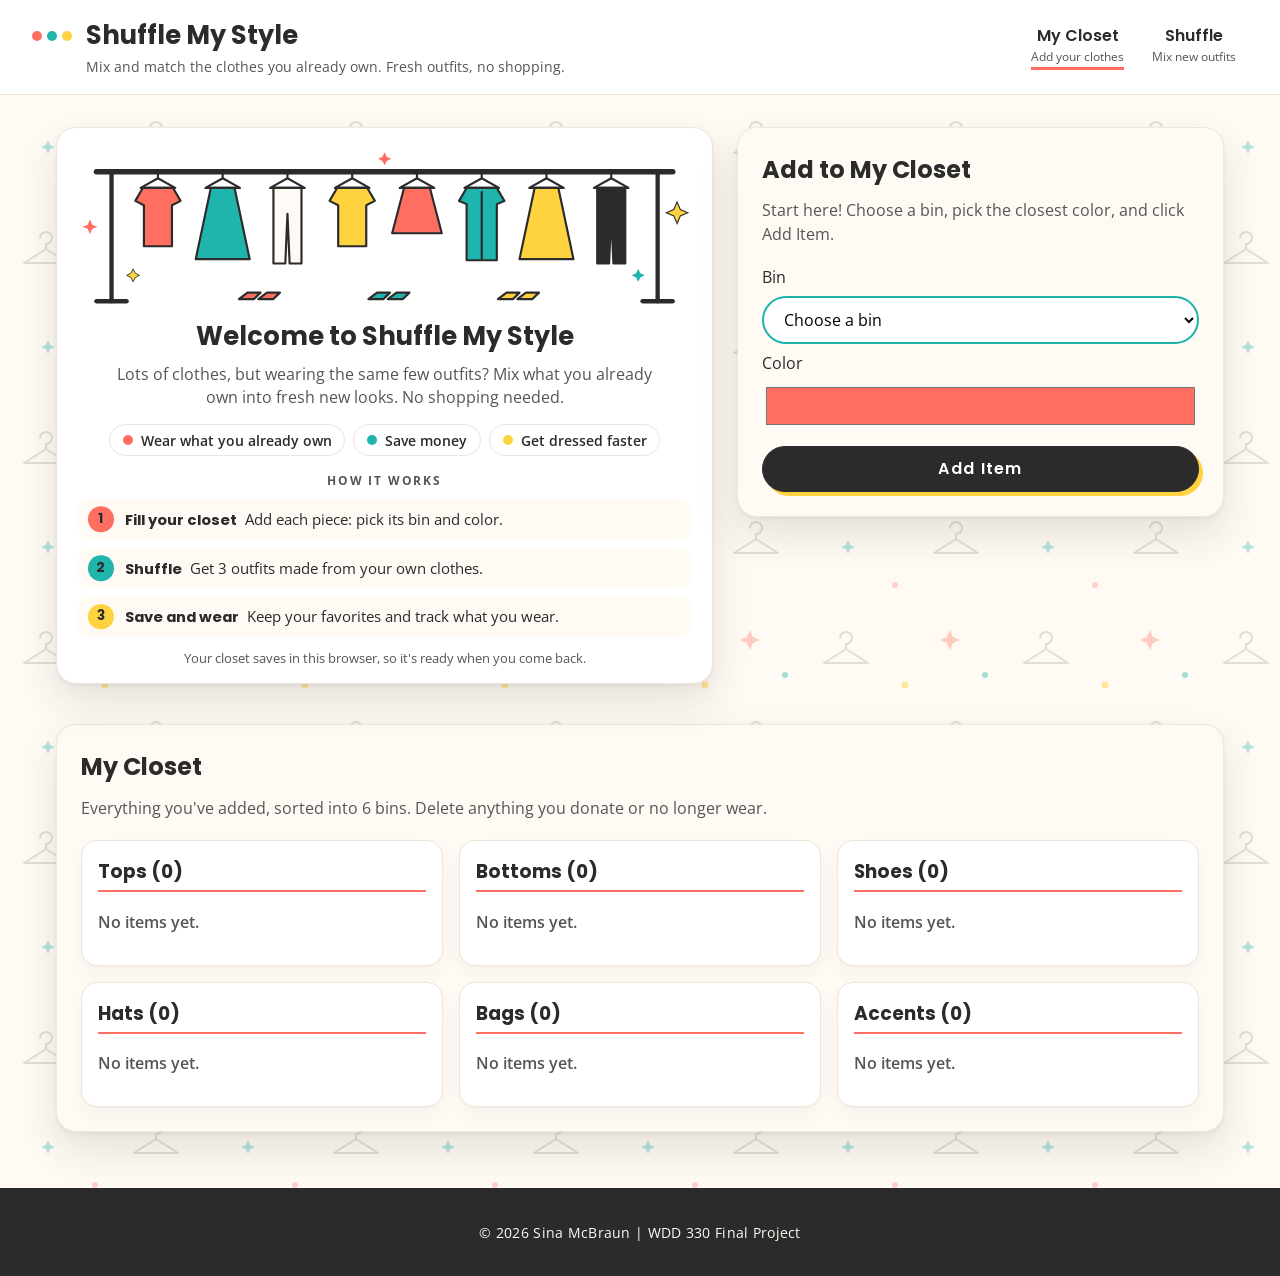
<file: index.html>
<!DOCTYPE html>
<html lang="en">
<head>
  <!--
    PLAIN ENGLISH: Settings the browser reads before showing the page.
    LOGIC: charset = letters display right. viewport = fits phone screens.
    WHY WE NEED IT: Without viewport, the page looks tiny on a phone.
    LEARNING GAP: Nothing in <head> shows on the page. It's behind-the-scenes setup.
  -->
  <meta charset="UTF-8">
  <meta name="viewport" content="width=device-width, initial-scale=1.0">
  <meta name="description" content="Shuffle My Style mixes clothes you already own into new outfits.">
  <title>Shuffle My Style | My Closet</title>

  <!--
    PLAIN ENGLISH: Load the fonts from the proposal (Poppins and Open Sans).
    LOGIC: Google Fonts sends the font files to the browser.
    WHY WE NEED IT: Matches the fun, bright look planned in the proposal.
    LEARNING GAP: The font won't show unless the CSS also names it (font-family).
  -->
  <link rel="preconnect" href="https://fonts.googleapis.com">
  <link rel="preconnect" href="https://fonts.gstatic.com" crossorigin>
  <link href="https://fonts.googleapis.com/css2?family=Open+Sans:wght@400;600&family=Poppins:wght@600;700&display=swap" rel="stylesheet">

  <!--
    PLAIN ENGLISH: Connect our own stylesheet.
    LOGIC: The browser reads css/style.css for colors and layout.
    WHY WE NEED IT: Keeps the look separate from the content.
    LEARNING GAP: The path is relative. "css/style.css" means "the css folder next to this file."
  -->
  <link rel="stylesheet" href="css/style.css">
  <!--
    PLAIN ENGLISH: The tiny icon on the browser tab: the app's 3 color dots (coral, turquoise, sunny).
    LOGIC: The picture is a small SVG written right in the link (a "data URL"), so there's no image file to load.
    WHY WE NEED IT: Without it, the browser asks for favicon.ico, gets a 404, and shows a red Console error.
    LEARNING GAP: Inside a data URL, # must be written as %23, so #ff6f61 becomes %23ff6f61.
  -->
  <link rel="icon" href="data:image/svg+xml,%3Csvg xmlns=%27http://www.w3.org/2000/svg%27 viewBox=%270 0 48 48%27%3E%3Ccircle cx=%278%27 cy=%2724%27 r=%277%27 fill=%27%23ff6f61%27/%3E%3Ccircle cx=%2724%27 cy=%2724%27 r=%277%27 fill=%27%231fb5ad%27/%3E%3Ccircle cx=%2740%27 cy=%2724%27 r=%277%27 fill=%27%23ffd23f%27/%3E%3C/svg%3E">
</head>
<body>

  <!--
    PLAIN ENGLISH: The top of every page: app name and menu.
    LOGIC: <nav> holds links to the two screens from the wireframe.
    WHY WE NEED IT: Lets the user move between My Closet and Shuffle.
    LEARNING GAP: shuffle.html gets built in Week 6. The link is ready ahead of time.
  -->
  <header>
    <!--
      PLAIN ENGLISH: The app name plus a quick 2-sentence tagline that says what the app does.
      LOGIC: The .brand box keeps the name and tagline together on the left (desktop) or centered (phone).
      WHY WE NEED IT: The first words users see explain the app's purpose.
      LEARNING GAP: Only the app name is the <h1>. The tagline is a regular paragraph.
    -->
    <div class="brand">
      <h1>Shuffle My Style</h1>
      <p class="tagline">Mix and match the clothes you already own. Fresh outfits, no shopping.</p>
    </div>
    <!--
      PLAIN ENGLISH: The menu. Each link shows the page name and a tiny hint about what you do there.
      LOGIC: Two <span>s inside each link: .nav-label (the name) and .nav-hint (the hint).
      WHY WE NEED IT: Users know what each page is for before they click.
      LEARNING GAP: aria-current="page" marks the page you're on, so it gets the coral underline.
    -->
    <nav>
      <a href="index.html" aria-current="page"><span class="nav-label">My Closet</span><span class="nav-hint">Add your clothes</span></a>
      <a href="shuffle.html"><span class="nav-label">Shuffle</span><span class="nav-hint">Mix new outfits</span></a>
    </nav>
  </header>

  <main>
    <!--
      PLAIN ENGLISH: The "start row": the welcome card and the add-item form side by side.
      LOGIC: A <div class="start-row"> holds both sections. On wide screens, CSS grid puts them
             in 2 columns. On phones, they stack (welcome on top, form right under it).
      WHY WE NEED IT: A "one-stop shop" feel. Users read what to do AND see where to do it,
             without scrolling up and down.
      LEARNING GAP: The <div> is only for layout. It has no meaning of its own, so screen readers
             still go straight to the 2 sections inside it.
    -->
    <div class="start-row">
    <!--
      PLAIN ENGLISH: A welcome card that tells new users what this app is, why it's worth using,
             and how to use it in 3 steps.
      LOGIC: A <section> with a clothing-rack drawing, a heading, one sentence about the app's purpose,
             a "why it matters" list (<ul>), a "How it works" list of 3 steps (<ol>), and a note
             about where the closet is saved.
      WHY WE NEED IT: A brand-new user (or grader) lands here first. Without it, they wouldn't know
             the app's purpose, or that they need to fill the closet before shuffling.
      LEARNING GAP: <ol> (ordered list) is for steps that happen in order. <ul> is for points with
             no order. Screen readers announce "list, 3 items," so everyone knows how many there are.
             The note about "this browser" explains the localStorage cubby in everyday words.
    -->
    <section id="welcome" aria-labelledby="welcome-title">
      <svg class="welcome-art" viewBox="0 0 570 150" aria-hidden="true" focusable="false">
        <!-- the rack: a long bar with two stands and little feet -->
        <line x1="18" y1="22" x2="552" y2="22" stroke="#2b2b2b" stroke-width="5" stroke-linecap="round"/>
        <line x1="32" y1="22" x2="32" y2="142" stroke="#2b2b2b" stroke-width="4" stroke-linecap="round"/>
        <line x1="538" y1="22" x2="538" y2="142" stroke="#2b2b2b" stroke-width="4" stroke-linecap="round"/>
        <line x1="18" y1="142" x2="46" y2="142" stroke="#2b2b2b" stroke-width="4" stroke-linecap="round"/>
        <line x1="524" y1="142" x2="552" y2="142" stroke="#2b2b2b" stroke-width="4" stroke-linecap="round"/>
        <!-- 8 hangers with clothes in the app colors: tee, dress, pants, tee, skirt, jacket, dress, pants -->
        <g stroke="#2b2b2b" stroke-width="2" stroke-linejoin="round">
          <path d="M75 22 v6 l-16 9 h32 l-16 -9" fill="none"/>
          <path d="M61 37 h28 l7 12 -8 4 v38 h-26 v-38 l-8 -4z" fill="#ff6f61"/>
          <path d="M135 22 v6 l-16 9 h32 l-16 -9" fill="none"/>
          <path d="M124 37 h22 l14 66 h-50z" fill="#1fb5ad"/>
          <path d="M195 22 v6 l-16 9 h32 l-16 -9" fill="none"/>
          <path d="M182 37 h26 v70 h-11 l-2 -46 -2 46 h-11z" fill="#fffaf3"/>
          <path d="M255 22 v6 l-16 9 h32 l-16 -9" fill="none"/>
          <path d="M241 37 h28 l7 12 -8 4 v38 h-26 v-38 l-8 -4z" fill="#ffd23f"/>
          <path d="M315 22 v6 l-16 9 h32 l-16 -9" fill="none"/>
          <path d="M303 37 h24 l11 42 h-46z" fill="#ff6f61"/>
          <path d="M375 22 v6 l-16 9 h32 l-16 -9" fill="none"/>
          <path d="M361 37 h28 l7 12 -7 3 v52 h-28 v-52 l-7 -3z" fill="#1fb5ad"/><line x1="375" y1="40" x2="375" y2="104"/>
          <path d="M435 22 v6 l-16 9 h32 l-16 -9" fill="none"/>
          <path d="M424 37 h22 l14 66 h-50z" fill="#ffd23f"/>
          <path d="M495 22 v6 l-16 9 h32 l-16 -9" fill="none"/>
          <path d="M482 37 h26 v70 h-11 l-2 -46 -2 46 h-11z" fill="#2b2b2b"/>
          <!-- 3 pairs of shoes under the rack -->
          <path d="M150 140 h14 l6 -6 h-12z M168 140 h14 l6 -6 h-12z" fill="#ff6f61"/>
          <path d="M270 140 h14 l6 -6 h-12z M288 140 h14 l6 -6 h-12z" fill="#1fb5ad"/>
          <path d="M390 140 h14 l6 -6 h-12z M408 140 h14 l6 -6 h-12z" fill="#ffd23f"/>
        </g>
        <!-- magic sparkles -->
        <path d="M556 50 l3 7 7 3 -7 3 -3 7 -3 -7 -7 -3 7 -3z" fill="#ffd23f" stroke="#2b2b2b" stroke-width="1"/>
        <path d="M12 66 l2 5 5 2 -5 2 -2 5 -2 -5 -5 -2 5 -2z" fill="#ff6f61"/>
        <path d="M520 112 l2 4 4 2 -4 2 -2 4 -2 -4 -4 -2 4 -2z" fill="#1fb5ad"/>
        <path d="M285 4 l2 4 4 2 -4 2 -2 4 -2 -4 -4 -2 4 -2z" fill="#ff6f61"/>
        <path d="M52 112 l2 4 4 2 -4 2 -2 4 -2 -4 -4 -2 4 -2z" fill="#ffd23f" stroke="#2b2b2b" stroke-width="0.8"/>
      </svg>
      <h2 id="welcome-title">Welcome to Shuffle My Style</h2>
      <p class="welcome-lead">
        Lots of clothes, but wearing the same few outfits? Mix what you already own into
        fresh new looks. No shopping needed.
      </p>
      <ul class="welcome-values">
        <li>Wear what you already own</li>
        <li>Save money</li>
        <li>Get dressed faster</li>
      </ul>
      <h3 class="welcome-howto">How it works</h3>
      <ol class="welcome-steps">
        <li><span class="step-title">Fill your closet</span> Add each piece: pick its bin and color.</li>
        <li><span class="step-title">Shuffle</span> Get 3 outfits made from your own clothes.</li>
        <li><span class="step-title">Save and wear</span> Keep your favorites and track what you wear.</li>
      </ol>
      <p class="welcome-note">Your closet saves in this browser, so it's ready when you come back.</p>
      <!--
        PLAIN ENGLISH: A "jump" button that scrolls straight down to the add-item form (phones only).
        LOGIC: href="#add-item" links to the section with id="add-item" on this same page.
               CSS hides it on wide screens, where the form is already right next to the card.
        WHY WE NEED IT: On phones the form sits below the welcome card. One tap gets users there.
        LEARNING GAP: A link that starts with # goes to a spot on the SAME page, not a new page.
               No JavaScript needed.
      -->
      <a class="jump-btn" href="#add-item">Start adding clothes &darr;</a>
    </section>

    <!--
      PLAIN ENGLISH: The add-item form card (bin + color), right next to the welcome card.
      LOGIC: On wide screens it's the right column of the start row. On phones it sits under the
             welcome card, and the "Start adding clothes" button jumps here.
      WHY WE NEED IT: Card "Build item-card form." It's the first thing users DO in the app.
      LEARNING GAP: id="add-item" has 2 jobs: CSS styles it, and the jump link (#add-item) finds it.
    -->
    <section id="add-item">
      <h2>Add to My Closet</h2>
      <!--
        PLAIN ENGLISH: A one-line hint that tells users what this form is for.
        LOGIC: A <p> with the class "section-hint" (styled in style.css).
        WHY WE NEED IT: Users know exactly what to do here without guessing.
        LEARNING GAP: Hints go right under the heading they explain, where the eye lands next.
      -->
      <p class="section-hint">Start here! Choose a bin, pick the closest color, and click Add Item.</p>
      <!--
        PLAIN ENGLISH: The quick form: pick a bin, pick a color, click Add.
        LOGIC: The dropdown options are filled in by JavaScript (fillBinOptions).
        WHY WE NEED IT: Card "Build item-card form (bin + color)."
        LEARNING GAP: Each label's "for" must match its input's "id." That lets
               screen readers announce the right label.
      -->
      <form id="item-form">
        <label for="item-bin">Bin</label>
        <select id="item-bin" name="itemBin" required>
          <option value="">Choose a bin</option>
        </select>

        <label for="item-color">Color</label>
        <input type="color" id="item-color" name="itemColor" value="#ff6f61">

        <button type="submit">Add Item</button>
      </form>
    </section>
    </div>

    <!--
      PLAIN ENGLISH: Where the clothes show up, grouped into 6 bins.
      LOGIC: JavaScript will fill this area from saved data.
      WHY WE NEED IT: This is the "Show closet by bin" card.
      LEARNING GAP: The HTML stays empty. JavaScript builds the items, like the product list in SleepOutside.
    -->
    <section id="closet">
      <h2>My Closet</h2>
      <p class="section-hint">Everything you've added, sorted into 6 bins. Delete anything you donate or no longer wear.</p>
      <div id="closet-bins"></div>
    </section>
  </main>

  <footer>
    <p>&copy; 2026 Sina McBraun | WDD 330 Final Project</p>
  </footer>

  <!--
    PLAIN ENGLISH: Start the JavaScript.
    LOGIC: type="module" lets main.js import from closet.mjs and storage.mjs.
    WHY WE NEED IT: Without type="module", import/export gives an error.
    LEARNING GAP: Modules only work through a server (Five Server or GitHub Pages), not by double-clicking the file.
  -->
  <script type="module" src="js/main.js"></script>
  <!--
    PLAIN ENGLISH: Start the magic sparkle trail that follows the wand cursor.
    LOGIC: sparkle-trail.mjs runs on its own. It listens for mouse moves and makes the sparkles.
    WHY WE NEED IT: Trello card "Polish: Magic wand cursor + sparkle trail."
    LEARNING GAP: The wand picture itself comes from style.css. This file only adds the sparkles.
  -->
  <script type="module" src="js/sparkle-trail.mjs"></script>
</body>
</html>
</file>
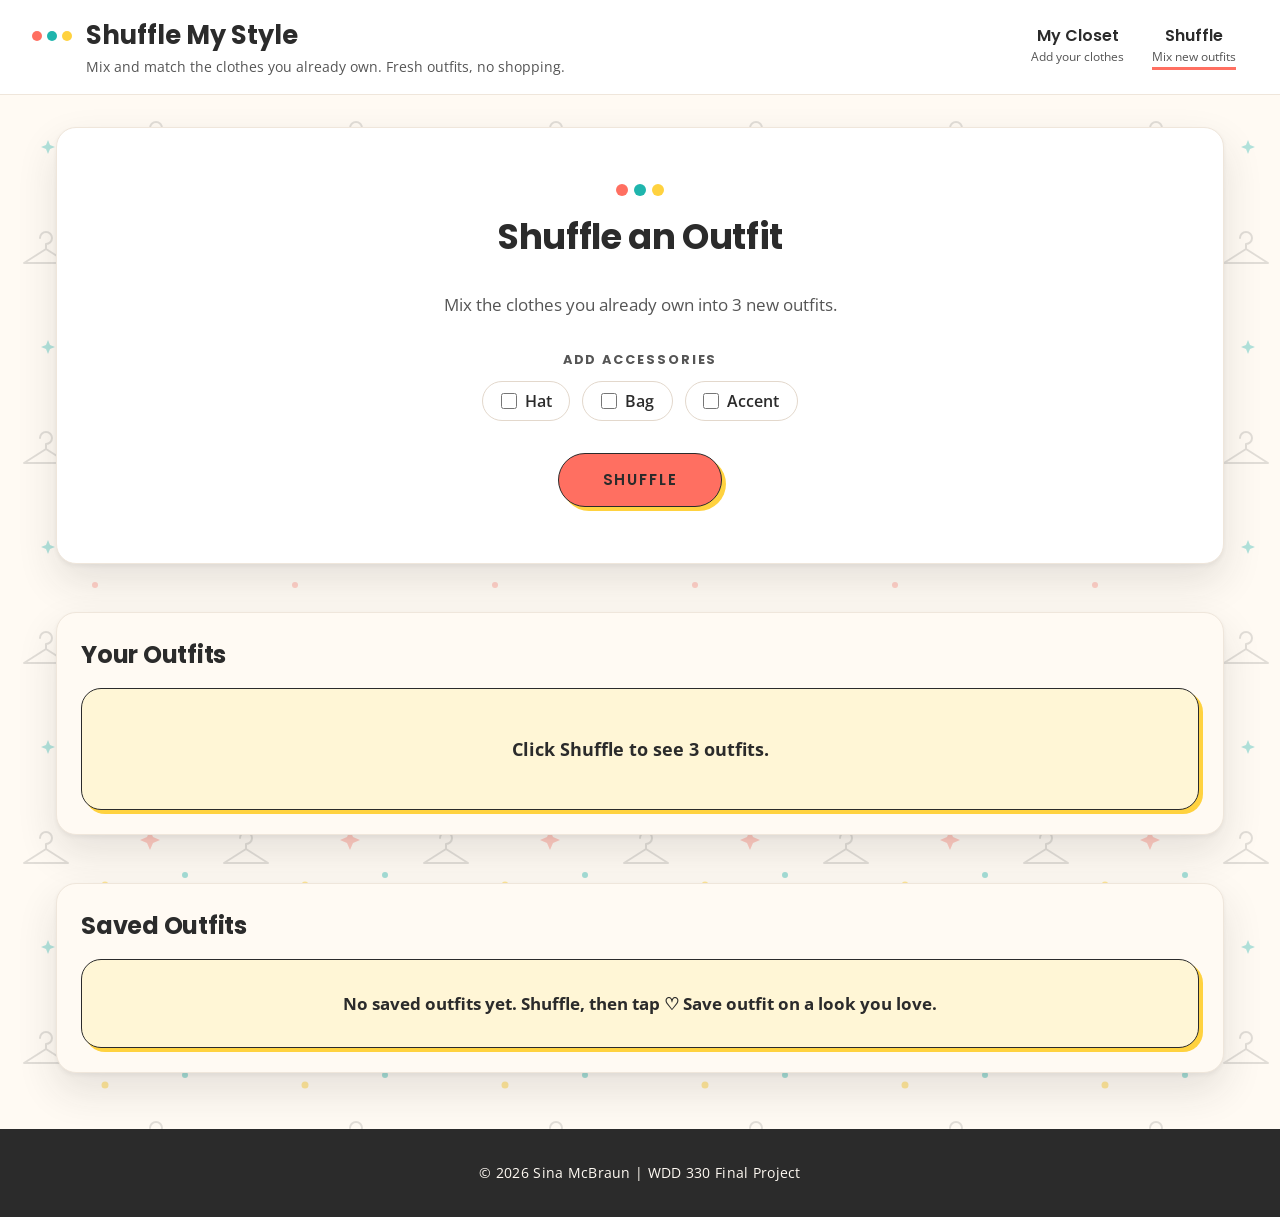
<file: shuffle.html>
<!DOCTYPE html>
<html lang="en">
<head>
  <!--
    PLAIN ENGLISH: Settings the browser reads before showing the page.
    LOGIC: Same setup as index.html, with a title and description for this screen.
    WHY WE NEED IT: Every page needs its own <head>. Pages don't share one.
    LEARNING GAP: The <title> is what shows on the browser tab, so each page gets its own.
  -->
  <meta charset="UTF-8">
  <meta name="viewport" content="width=device-width, initial-scale=1.0">
  <meta name="description" content="Shuffle My Style picks 3 new outfits from clothes already in your closet.">
  <title>Shuffle My Style | Shuffle</title>

  <!--
    PLAIN ENGLISH: Load the same fonts as the closet page (Poppins and Open Sans).
    LOGIC: Google Fonts sends the font files to the browser.
    WHY WE NEED IT: Both screens look like one app.
    LEARNING GAP: Each HTML page must load the fonts itself. index.html loading them doesn't carry over.
  -->
  <link rel="preconnect" href="https://fonts.googleapis.com">
  <link rel="preconnect" href="https://fonts.gstatic.com" crossorigin>
  <link href="https://fonts.googleapis.com/css2?family=Open+Sans:wght@400;600&family=Poppins:wght@600;700&display=swap" rel="stylesheet">

  <!--
    PLAIN ENGLISH: Use the same stylesheet as the closet page.
    LOGIC: One style.css is shared by both pages.
    WHY WE NEED IT: Change a color once and both screens update.
    LEARNING GAP: We are NOT making a second CSS file. Sharing one keeps the pages consistent.
  -->
  <link rel="stylesheet" href="css/style.css">
  <!--
    PLAIN ENGLISH: The tiny icon on the browser tab: the app's 3 color dots (coral, turquoise, sunny).
    LOGIC: The picture is a small SVG written right in the link (a "data URL"), so there's no image file to load.
    WHY WE NEED IT: Without it, the browser asks for favicon.ico, gets a 404, and shows a red Console error.
    LEARNING GAP: Inside a data URL, # must be written as %23, so #ff6f61 becomes %23ff6f61.
  -->
  <link rel="icon" href="data:image/svg+xml,%3Csvg xmlns=%27http://www.w3.org/2000/svg%27 viewBox=%270 0 48 48%27%3E%3Ccircle cx=%278%27 cy=%2724%27 r=%277%27 fill=%27%23ff6f61%27/%3E%3Ccircle cx=%2724%27 cy=%2724%27 r=%277%27 fill=%27%231fb5ad%27/%3E%3Ccircle cx=%2740%27 cy=%2724%27 r=%277%27 fill=%27%23ffd23f%27/%3E%3C/svg%3E">
</head>
<body>

  <!--
    PLAIN ENGLISH: The same top section and menu as the closet page.
    LOGIC: aria-current="page" sits on the Shuffle link, because this is the Shuffle page.
    WHY WE NEED IT: The user can move back to My Closet. Screen readers announce which page they're on.
    LEARNING GAP: aria-current moves to whichever page you're on. It's not always on the first link.
  -->
  <header>
    <!--
      PLAIN ENGLISH: The app name plus a quick 2-sentence tagline that says what the app does.
      LOGIC: The .brand box keeps the name and tagline together on the left (desktop) or centered (phone).
      WHY WE NEED IT: The first words users see explain the app's purpose.
      LEARNING GAP: Only the app name is the <h1>. The tagline is a regular paragraph.
    -->
    <div class="brand">
      <h1>Shuffle My Style</h1>
      <p class="tagline">Mix and match the clothes you already own. Fresh outfits, no shopping.</p>
    </div>
    <!--
      PLAIN ENGLISH: The menu. Each link shows the page name and a tiny hint about what you do there.
      LOGIC: Two <span>s inside each link: .nav-label (the name) and .nav-hint (the hint).
      WHY WE NEED IT: Users know what each page is for before they click.
      LEARNING GAP: aria-current="page" marks the page you're on, so it gets the coral underline.
    -->
    <nav>
      <a href="index.html"><span class="nav-label">My Closet</span><span class="nav-hint">Add your clothes</span></a>
      <a href="shuffle.html" aria-current="page"><span class="nav-label">Shuffle</span><span class="nav-hint">Mix new outfits</span></a>
    </nav>
  </header>

  <main>
    <!--
      PLAIN ENGLISH: The control area: short directions, accessory choices, and the Shuffle button.
      LOGIC: id="shuffle-controls" names this area. id="shuffle-btn" names the button for JavaScript.
      WHY WE NEED IT: Card "Build Shuffle Screen." This is the button from the wireframe.
      LEARNING GAP: type="button" means it does nothing on its own. It won't submit or reload.
             shuffle-main.js gives it its job.
    -->
    <section id="shuffle-controls">
      <h2>Shuffle an Outfit</h2>
      <p>Mix the clothes you already own into 3 new outfits.</p>

      <!--
        PLAIN ENGLISH: Three checkboxes so the user picks which extras to add: Hat, Bag, Accent.
        LOGIC: <fieldset> groups the checkboxes. <legend> is the group's title.
               Each checkbox sits INSIDE its <label>, so clicking the word also checks the box.
               All three share one group name, which JavaScript uses to find them.
        WHY WE NEED IT: Card "Accessory checkboxes (Hat, Bags, Accent)." Tops, bottoms, and shoes
               are always in an outfit. Accessories are the user's choice (function #9 in the proposal).
        LEARNING GAP: Each value MUST match a bin name in closet.mjs exactly ("Hats", "Bags", "Accents").
               The label the user sees can say "Hat," but the value is what the shuffle uses
               to find those clothes. A spelling mismatch means that accessory never shows up.
               All three start unchecked. Adding the word "checked" to an input would pre-check it.
        WHERE THE DATA COMES FROM: The user's clicks. shuffle.mjs reads which boxes are checked.
      -->
      <fieldset id="accessory-picks">
        <legend>Add accessories</legend>
        <label class="pick"><input type="checkbox" name="accessory" value="Hats"> Hat</label>
        <label class="pick"><input type="checkbox" name="accessory" value="Bags"> Bag</label>
        <label class="pick"><input type="checkbox" name="accessory" value="Accents"> Accent</label>
      </fieldset>

      <button type="button" id="shuffle-btn">Shuffle</button>
    </section>

    <!--
      PLAIN ENGLISH: The spot where the 3 outfits show up.
      LOGIC: The HTML stays mostly empty. shuffle.mjs fills #outfit-list with outfit cards.
             aria-live="polite" tells screen readers to announce new outfits when they appear.
      WHY WE NEED IT: The wireframe shows 3 outfits, stacked on phone and side by side on desktop.
      LEARNING GAP: It's the same idea as #closet-bins on the closet page.
             The message below shows until the first shuffle replaces it.
             Without aria-live, a screen reader user wouldn't know anything changed.
    -->
    <section id="outfits">
      <h2>Your Outfits</h2>
      <div id="outfit-list" aria-live="polite">
        <p class="empty">Click Shuffle to see 3 outfits.</p>
      </div>
    </section>

    <!--
      PLAIN ENGLISH: The Saved Outfits section, where favorite outfits and their wear counts show up.
      LOGIC: The HTML stays mostly empty. favorites.mjs fills #favorite-list with saved outfit cards.
             #favorites-status is a hidden message box with aria-live="polite". shuffle-main.js
             puts short messages in it ("Outfit saved.") so screen readers announce them.
      WHY WE NEED IT: Cards "Save favorites" and "Wear counter." The proposal promised users could
             keep favorite outfits and track how often they wear them.
      LEARNING GAP: aria-live is on the small status message, NOT on the whole list. If the whole
             list were live, a screen reader would read every saved card out loud after each click.
             The class "sr-only" hides the status from the eye but keeps it for screen readers.
      WHERE THE DATA COMES FROM: The saved favorites in localStorage ("sms-favorites").
    -->
    <section id="favorites">
      <h2>Saved Outfits</h2>
      <p id="favorites-status" class="sr-only" aria-live="polite"></p>
      <div id="favorite-list">
        <p class="empty">No saved outfits yet. Shuffle, then tap ♡ Save outfit on a look you love.</p>
      </div>
    </section>
  </main>

  <footer>
    <p>&copy; 2026 Sina McBraun | WDD 330 Final Project</p>
  </footer>

  <!--
    PLAIN ENGLISH: Start the Shuffle page's JavaScript.
    LOGIC: type="module" lets shuffle-main.js import from shuffle.mjs, which imports from storage.mjs.
    WHY WE NEED IT: This brings the SHUFFLE button to life. It's a separate starter from
           the closet page's main.js, so the two pages don't mix.
    LEARNING GAP: Modules only work through a server (Live Server or GitHub Pages), not by
           double-clicking the file.
  -->
  <script type="module" src="js/shuffle-main.js"></script>
  <!--
    PLAIN ENGLISH: Start the magic sparkle trail that follows the wand cursor.
    LOGIC: sparkle-trail.mjs runs on its own. It listens for mouse moves and makes the sparkles.
    WHY WE NEED IT: Trello card "Polish: Magic wand cursor + sparkle trail."
    LEARNING GAP: The wand picture itself comes from style.css. This file only adds the sparkles.
  -->
  <script type="module" src="js/sparkle-trail.mjs"></script>
</body>
</html>
</file>
<file: css/style.css>
/*
  PLAIN ENGLISH: The app's color and font "palette," saved in one place.
  LOGIC: CSS variables (--name) store a value once and reuse it everywhere.
  WHY WE NEED IT: To change coral to another color, you edit ONE line, not 20.
  LEARNING GAP: Variables go inside :root so the whole page can use them.
         You use them with var(--coral).
         --muted is the ONE gray for softer text. At #555 it is still dark enough to read
         easily (contrast 7.4 to 1 on white; the accessibility minimum is 4.5 to 1).
*/
:root {
    --coral: #ff6f61;
    --turquoise: #1fb5ad;
    --sunny: #ffd23f;
    --dark: #2b2b2b;
    --muted: #555;
    --light: #fffaf3;
    --border-soft: #efe6db;
    --heading-font: "Poppins", Arial, sans-serif;
    --body-font: "Open Sans", Arial, sans-serif;
}

/*
  PLAIN ENGLISH: Basic settings for the whole page.
  LOGIC: box-sizing makes width include padding, so boxes don't overflow.
  WHY WE NEED IT: Keeps the layout from breaking on small phone screens.
  LEARNING GAP: The * means "every element."
*/
* {
    box-sizing: border-box;
}

body {
    margin: 0;
    font-family: var(--body-font);
    background-color: var(--light);
    color: var(--dark);
}

/*
  PLAIN ENGLISH: Headings use Poppins (fun and bold), per the proposal.
  LOGIC: One rule covers h1 and h2.
  WHY WE NEED IT: A consistent look across both screens.
  LEARNING GAP: Arial is the backup if Google Fonts doesn't load.
*/
h1,
h2 {
    font-family: var(--heading-font);
}

/*
  PLAIN ENGLISH: The header is a clean white bar with a thin warm line underneath.
  LOGIC: White background, charcoal text, and a 1px border at the bottom.
  WHY WE NEED IT: The chic "Sunny chic" look. Coral is saved for small accents, not the whole bar.
  LEARNING GAP: Mobile first: everything is centered and stacked on phones.
         The desktop media query below puts the menu beside the title.
*/
header {
    background-color: white;
    color: var(--dark);
    padding: 1rem;
    text-align: center;
    border-bottom: 1px solid var(--border-soft);
}

/*
  PLAIN ENGLISH: The app name with three color dots in front of it, like a mini logo.
  LOGIC: The h1 becomes a flex row so the dots and the words line up in the middle.
         ::before makes ONE coral dot. box-shadow makes turquoise and sunny copies to its right.
         margin-right leaves room for those two copies before the words start.
  WHY WE NEED IT: The dots are the app's "logo." They match the dots on the Shuffle page.
  LEARNING GAP: box-shadow copies don't take up space, so margin-right must make room for them.
         Without it, the dots would sit on top of the letters.
*/
header h1 {
    margin: 0 0 0.5rem;
    font-size: 1.6rem;
    display: flex;
    align-items: center;
    justify-content: center;
}

header h1::before {
    content: "";
    flex-shrink: 0;
    width: 10px;
    height: 10px;
    margin-right: 44px;
    border-radius: 50%;
    background-color: var(--coral);
    box-shadow: 15px 0 0 var(--turquoise), 30px 0 0 var(--sunny);
}

/*
  PLAIN ENGLISH: Menu links are charcoal. Hovering shows a sunny underline.
         The page you're on keeps a coral underline.
  LOGIC: Every link has an invisible (transparent) bottom border. Hover and
         aria-current only change its COLOR, so the text never jumps.
  WHY WE NEED IT: Shows where you are and what's clickable, in a calm way.
  LEARNING GAP: The aria-current rule comes AFTER the hover rule on purpose. When two rules
         are equally strong, the later one wins, so the current page stays coral on hover.
*/
nav a {
    color: var(--dark);
    font-family: var(--heading-font);
    font-weight: 600;
    text-decoration: none;
    margin: 0 0.75rem;
    padding-bottom: 2px;
    border-bottom: 3px solid transparent;
    transition: border-color 0.2s ease;
}

nav a:hover {
    border-bottom-color: var(--sunny);
}

nav a[aria-current="page"] {
    border-bottom-color: var(--coral);
}

/*
  PLAIN ENGLISH: A turquoise ring shows on a menu link when someone uses the Tab key.
  LOGIC: :focus-visible shows it for keyboard users only.
  WHY WE NEED IT: Accessibility, the same rule as the buttons (Week 7 card).
  LEARNING GAP: Links need focus styles too, not just buttons.
*/
nav a:focus-visible {
    outline: 2px solid var(--turquoise);
    outline-offset: 4px;
}

main {
    max-width: 960px;
    margin: 0 auto;
    padding: 1rem;
}

/*
  PLAIN ENGLISH: The footer is charcoal with cream text, like a boutique sign.
  LOGIC: Dark background, light text, slightly smaller letters.
  WHY WE NEED IT: Frames the bottom of the page and balances the white header.
  LEARNING GAP: Cream (--light) on charcoal (--dark) is easy to read. It's high contrast,
         which is good for accessibility.
*/
footer {
    background-color: var(--dark);
    color: var(--light);
    text-align: center;
    padding: 1.25rem 1rem;
    font-size: 0.9rem;
    letter-spacing: 0.02em;
}

/*
  PLAIN ENGLISH: On bigger screens (desktop), put the menu beside the title.
  LOGIC: A media query only runs when the screen is 700px wide or more.
  WHY WE NEED IT: Matches the desktop wireframe.
  LEARNING GAP: min-width = "this wide OR WIDER." That's the mobile-first pattern.
*/
@media (min-width: 700px) {
    header {
        display: flex;
        justify-content: space-between;
        align-items: center;
        padding: 1rem 2rem;
    }

    header h1 {
        margin: 0;
    }
}

/* ==================== CLOSET PAGE ==================== */

/*
  PLAIN ENGLISH: Style the add-item form.
  LOGIC: Grid stacks the label, input, and button with even spacing.
  WHY WE NEED IT: Soft, rounded, bright buttons, per the proposal.
  LEARNING GAP: "font: inherit" makes form fields use the page font. By
         default, they don't.
*/
#item-form {
    display: grid;
    gap: 0.5rem;
    max-width: 400px;
}

#item-form select,
#item-form button {
    font: inherit;
    padding: 0.6rem 1rem;
    border-radius: 999px;
}

#item-form select {
    border: 2px solid var(--turquoise);
    background-color: white;
}

#item-form input[type="color"] {
    width: 100%;
    height: 3rem;
    border: none;
    background: none;
    cursor: pointer;
}

/*
  PLAIN ENGLISH: The Add Item button is a charcoal pill with the sunny "shadow" behind it.
  LOGIC: box-shadow 4px 4px 0 = shift right 4px, down 4px, with 0 blur, so the edge is crisp.
         margin-top gives it a little space from the color picker.
  WHY WE NEED IT: It matches the Shuffle button's retro pop, so both pages feel like one app.
  LEARNING GAP: Charcoal here (and coral on Shuffle) makes each page's main button stand out
         against its own background, while the sunny shadow ties them together.
*/
#item-form button {
    margin-top: 0.5rem;
    background-color: var(--dark);
    color: white;
    border: 1.5px solid var(--dark);
    font-family: var(--heading-font);
    font-weight: 600;
    letter-spacing: 0.08em;
    cursor: pointer;
    box-shadow: 4px 4px 0 var(--sunny);
    transition: transform 0.15s ease, box-shadow 0.15s ease;
}

/*
  PLAIN ENGLISH: Hover lifts the button. Clicking presses it into its shadow.
  LOGIC: The same movement as the Shuffle button, so the app behaves the same everywhere.
  WHY WE NEED IT: Consistent "feel" is part of a professional design.
  LEARNING GAP: :active also works on phones when the button is tapped.
*/
#item-form button:hover {
    transform: translate(-2px, -2px);
    box-shadow: 6px 6px 0 var(--sunny);
}

#item-form button:active {
    transform: translate(2px, 2px);
    box-shadow: 2px 2px 0 var(--sunny);
}

#item-form button:focus-visible,
#item-form select:focus-visible {
    outline: 2px solid var(--turquoise);
    outline-offset: 4px;
}

/*
  PLAIN ENGLISH: The 6 bins as white cards.
  LOGIC: 1 column on phones, 3 columns on desktop (see the media query).
  WHY WE NEED IT: Matches the wireframe, with bins stacked on a phone.
  LEARNING GAP: The bins are made by JavaScript, but CSS still styles them
         by class name (.bin).
*/
#closet-bins {
    display: grid;
    grid-template-columns: 1fr;
    gap: 1rem;
}

.bin {
    background-color: white;
    border: 1px solid var(--border-soft);
    border-radius: 1rem;
    padding: 1rem;
    box-shadow: 0 1px 2px rgba(43, 43, 43, 0.04), 0 8px 20px rgba(43, 43, 43, 0.04);
}

.bin h3 {
    font-family: var(--heading-font);
    margin-top: 0;
    border-bottom: 2px solid var(--coral);
    padding-bottom: 0.25rem;
}

.bin ul {
    list-style: none;
    padding: 0;
    margin: 0;
}

.bin li {
    display: flex;
    align-items: center;
    gap: 0.75rem;
    padding: 0.4rem 0;
}

.swatch {
    width: 2rem;
    height: 2rem;
    border-radius: 50%;
    border: 2px solid var(--dark);
}

/*
  PLAIN ENGLISH: The Delete button is a quiet outlined pill.
  LOGIC: Transparent background with a soft border. On hover the border turns coral.
  WHY WE NEED IT: Delete shouldn't shout. The main buttons should be the stars.
  LEARNING GAP: It's a good design habit to make "destructive" actions calmer, so people
         don't click them by accident.
*/
.delete-btn {
    margin-left: auto;
    font: inherit;
    font-size: 0.85rem;
    background-color: transparent;
    color: #555;
    border: 1px solid #e3d8cc;
    border-radius: 999px;
    padding: 0.3rem 0.9rem;
    cursor: pointer;
    transition: border-color 0.2s ease, color 0.2s ease;
}

.delete-btn:hover {
    border-color: var(--coral);
    color: var(--dark);
}

.delete-btn:focus-visible {
    outline: 2px solid var(--turquoise);
    outline-offset: 3px;
}

/*
  PLAIN ENGLISH: The "No items yet." message inside an empty bin.
  LOGIC: The darker --muted gray and semi-bold weight. No italics.
  WHY WE NEED IT: The old light gray italic text blended into the white card and was easy to miss.
  LEARNING GAP: Thin, light, slanted text is the hardest kind to read. Bolder and upright
         reads faster, especially for people with low vision.
  WHERE THE DATA COMES FROM: No data. closet.mjs adds the "empty" class when a bin has 0 items.
*/
.empty {
    color: var(--muted);
    font-weight: 600;
}

@media (min-width: 700px) {
    #closet-bins {
        grid-template-columns: repeat(3, 1fr);
    }
}

/* ==================== SHUFFLE PAGE ==================== */

/*
  PLAIN ENGLISH: The top Shuffle area is a clean white card (Option B, "Sunny chic").
  LOGIC: White background, thin warm border, and a very soft shadow make it float quietly.
         Text is centered so the eye goes straight to the button.
  WHY WE NEED IT: Card "Build Shuffle Screen." It gives the page a classy, boutique feel.
  LEARNING GAP: Chic design uses LESS: thin borders and faint shadows look more
         expensive than thick borders and strong glows.
  WHERE THE DATA COMES FROM: No data. This only styles the HTML in shuffle.html.
*/
#shuffle-controls {
    background-color: white;
    border: 1px solid var(--border-soft);
    border-radius: 1.25rem;
    padding: 2.5rem 1.5rem;
    text-align: center;
    box-shadow: 0 1px 2px rgba(43, 43, 43, 0.04), 0 12px 32px rgba(43, 43, 43, 0.05);
    margin: 1rem 0 3rem;
}

/*
  PLAIN ENGLISH: Three color dots (coral, turquoise, sunny) sit above the heading like a mini logo.
  LOGIC: ::before makes ONE coral circle. box-shadow makes two copies of it,
         turquoise 18px to the right and sunny 36px to the right.
         left: -18px shifts the whole row back so all 3 dots are centered.
  WHY WE NEED IT: The dots repeat the app's palette. It's an app about colors.
  LEARNING GAP: ::before needs content: "" or it won't show. box-shadow with 0 blur
         makes crisp copies of a shape, which is the same trick the button shadow uses.
*/
#shuffle-controls h2::before {
    content: "";
    display: block;
    position: relative;
    left: -18px;
    width: 12px;
    height: 12px;
    margin: 0 auto 0.9rem;
    border-radius: 50%;
    background-color: var(--coral);
    box-shadow: 18px 0 0 var(--turquoise), 36px 0 0 var(--sunny);
}

#shuffle-controls h2 {
    margin-top: 0;
    font-size: clamp(1.6rem, 4vw, 2.2rem);
    letter-spacing: -0.01em;
}

/*
  PLAIN ENGLISH: The "Mix the clothes you already own..." line under the heading.
  LOGIC: Uses the --muted gray so it's softer than the heading but still easy to read.
  WHY WE NEED IT: Tells new users what the page does.
  LEARNING GAP: "Softer" should mean a darker gray, not a faint one. Faint text fails accessibility.
*/
#shuffle-controls p {
    max-width: 30rem;
    margin: 0 auto 2rem;
    color: var(--muted);
    font-size: 1.05rem;
    line-height: 1.6;
}

/*
  PLAIN ENGLISH: The Shuffle button is a coral pill with a thin charcoal outline
         and a sunny yellow "shadow" peeking out behind it (the retro pop).
  LOGIC: box-shadow 4px 4px 0 = shift right 4px, down 4px, with 0 blur, so the edge is crisp.
         Dark text sits on coral because it's easier to read than white on coral.
  WHY WE NEED IT: It's the main action, so it catches the eye and stays classy.
  LEARNING GAP: "font: inherit" is needed because buttons don't use the page font by default.
         text-transform only changes the LOOK. Screen readers still read "Shuffle" normally.
*/
#shuffle-btn {
    font: inherit;
    font-family: var(--heading-font);
    font-weight: 600;
    font-size: 0.95rem;
    text-transform: uppercase;
    letter-spacing: 0.12em;
    color: var(--dark);
    background-color: var(--coral);
    border: 1.5px solid var(--dark);
    border-radius: 999px;
    padding: 0.9rem 2.75rem;
    cursor: pointer;
    box-shadow: 4px 4px 0 var(--sunny);
    transition: transform 0.15s ease, box-shadow 0.15s ease;
}

/*
  PLAIN ENGLISH: On hover the button lifts and the yellow grows. On click it presses into its shadow.
  LOGIC: Hover moves the button up-left 2px and makes the shadow bigger (6px).
         Active moves it down-right 2px and shrinks the shadow (2px), like pushing a real button.
  WHY WE NEED IT: The movement feels fun and happy, and it tells the user "this is clickable."
  LEARNING GAP: :hover = mouse over it. :active = while being clicked. Phones have no hover,
         but they DO show :active when tapped, so phone users still feel the press.
*/
#shuffle-btn:hover {
    transform: translate(-2px, -2px);
    box-shadow: 6px 6px 0 var(--sunny);
}

#shuffle-btn:active {
    transform: translate(2px, 2px);
    box-shadow: 2px 2px 0 var(--sunny);
}

/*
  PLAIN ENGLISH: A turquoise ring appears when someone uses the Tab key to reach the button.
  LOGIC: :focus-visible shows the ring for keyboard users only, not on every mouse click.
  WHY WE NEED IT: Keyboard users must see where they are. This counts toward accessibility (Week 7 card).
  LEARNING GAP: Never remove focus outlines without replacing them. It's a common beginner mistake.
*/
#shuffle-btn:focus-visible {
    outline: 2px solid var(--turquoise);
    outline-offset: 6px;
}

/*
  PLAIN ENGLISH: The outfit area: 1 column on phones, 3 side by side on desktop.
  LOGIC: CSS grid, the same pattern as #closet-bins. The media query below adds 3 columns.
  WHY WE NEED IT: Matches the wireframe. It's ready for the outfit cards the next cards will add.
  LEARNING GAP: We style the area now even though it's mostly empty. The outfits
         will drop right into this layout later.
*/
#outfits h2 {
    margin-bottom: 1rem;
    letter-spacing: -0.01em;
}

#outfit-list {
    display: grid;
    grid-template-columns: 1fr;
    gap: 1.5rem;
}

/*
  PLAIN ENGLISH: The message box in the outfit area: "Click Shuffle to see 3 outfits" before the
         first shuffle, or "Add at least one item to..." when the closet is missing clothes.
  LOGIC: "#outfit-list .empty" only targets the message INSIDE the outfit area.
         grid-column: 1 / -1 lets it stretch across all 3 columns.
         Charcoal text, bold, and a little bigger so it's the first thing the eye lands on.
         The pale sunny background, charcoal outline, and sunny "retro pop" shadow match the
         .outfit-note box AND the Shuffle button, so every message looks like part of the brand:
         yellow box = "read me."
  WHY WE NEED IT: Empty screens look broken. A styled empty state looks intentional.
         The old light gray (#888) failed accessibility contrast (3.5 to 1, below the 4.5 minimum)
         and was easy to miss, which matters most when the message tells the user how to fix a problem.
         A background color makes the message stand apart from the white outfit cards.
  LEARNING GAP: The closet's "No items yet." uses .empty too. Adding #outfit-list in front
         keeps this style from changing the closet page.
         Using the SAME look for every message teaches the user a pattern. After seeing it once,
         they know any yellow box is something to read.
  WHERE THE DATA COMES FROM: No data. The text comes from shuffle.html (before shuffling)
         or from shuffle.mjs (the missing-clothes message).
*/
#outfit-list .empty {
    grid-column: 1 / -1;
    margin: 0;
    padding: 3rem 1rem;
    text-align: center;
    color: var(--dark);
    font-size: 1.1rem;
    font-weight: 700;
    background-color: #fff6d6;
    border: 1.5px solid var(--dark);
    border-radius: 1.25rem;
    box-shadow: 4px 4px 0 var(--sunny);
}

/*
  PLAIN ENGLISH: Desktop extras: 3 outfit columns and more space in the top card.
  LOGIC: Runs only on screens 700px wide or wider (mobile first, like the rest of the file).
  WHY WE NEED IT: Matches the desktop wireframe.
  LEARNING GAP: This is a separate media query just for the Shuffle page. Keeping it
         here keeps all Shuffle styles together in one section.
*/
@media (min-width: 700px) {
    #outfit-list {
        grid-template-columns: repeat(3, 1fr);
    }

    #shuffle-controls {
        padding: 3.5rem 2rem;
    }
}

/* ==================== MOTION SETTINGS (BOTH PAGES) ==================== */

/*
  PLAIN ENGLISH: If someone turned off animations in their device settings, stop the movement.
  LOGIC: prefers-reduced-motion is a setting some people use because motion makes them dizzy.
         It covers both main buttons (Shuffle and Add Item).
  WHY WE NEED IT: Respects the user. It's a sign of professional, accessible design.
  LEARNING GAP: The buttons still work and keep their sunny shadows. They just don't move.
*/
@media (prefers-reduced-motion: reduce) {

    #shuffle-btn,
    #item-form button,
    nav a,
    .delete-btn {
        transition: none;
    }

    #shuffle-btn:hover,
    #shuffle-btn:active,
    #item-form button:hover,
    #item-form button:active {
        transform: none;
    }
}

/* ==================== ACCESSORY CHECKBOXES ==================== */

/*
  PLAIN ENGLISH: The group of accessory choices sits centered above the Shuffle button.
  LOGIC: The fieldset's default border is removed. Flexbox lines the pills up in a row
         and wraps them onto a new line on small phones.
  WHY WE NEED IT: Card "Accessory checkboxes." It keeps the hero card clean and chic.
  LEARNING GAP: <fieldset> has a gray box border by default. border: none removes it,
         but the grouping still works for screen readers.
  WHERE THE DATA COMES FROM: No data. This only styles the checkboxes in shuffle.html.
*/
#accessory-picks {
    border: none;
    margin: 0 auto 2rem;
    padding: 0;
    display: flex;
    flex-wrap: wrap;
    justify-content: center;
    gap: 0.75rem;
}

/*
  PLAIN ENGLISH: The "Add accessories" title is small, uppercase, and spaced out.
  LOGIC: width: 100% puts the title on its own line above the pills.
  WHY WE NEED IT: The same boutique-style lettering as the Shuffle button.
  LEARNING GAP: A <legend> is the title for a <fieldset>. Screen readers read it
         before each checkbox, like "Add accessories, Hat, checkbox."
         The old #777 gray was just under the 4.5 to 1 contrast minimum, so it now uses --muted,
         and the weight went up to 700 because small text needs extra boldness to stand out.
*/
#accessory-picks legend {
    width: 100%;
    padding: 0;
    margin-bottom: 0.75rem;
    text-align: center;
    font-family: var(--heading-font);
    font-weight: 700;
    font-size: 0.8rem;
    text-transform: uppercase;
    letter-spacing: 0.15em;
    color: var(--muted);
}

/*
  PLAIN ENGLISH: Each choice is a soft white pill with a small checkbox inside.
  LOGIC: The label is styled as the pill, so the whole pill is clickable.
         accent-color makes the checkmark charcoal to match the app.
  WHY WE NEED IT: Pills look like boutique tags, which is chic and easy to tap on a phone.
  LEARNING GAP: We KEEP the real checkbox visible instead of hiding it. That's better for
         accessibility, because everyone can still see and use a real checkbox.
*/
.pick {
    display: inline-flex;
    align-items: center;
    gap: 0.5rem;
    padding: 0.5rem 1.1rem;
    background-color: white;
    border: 1.5px solid #e3d8cc;
    border-radius: 999px;
    font-weight: 600;
    cursor: pointer;
    transition: background-color 0.2s ease, border-color 0.2s ease;
}

.pick input {
    width: 1rem;
    height: 1rem;
    margin: 0;
    accent-color: var(--dark);
    cursor: pointer;
}

.pick:hover {
    border-color: var(--sunny);
}

/*
  PLAIN ENGLISH: When a pill is checked, it turns pale sunny yellow with a charcoal outline.
  LOGIC: :has(input:checked) means "this label, when the checkbox inside it is checked."
  WHY WE NEED IT: The user can see their choices at a glance, not just by the tiny checkmark.
  LEARNING GAP: :has() lets CSS style a PARENT based on its child. Before :has(), this needed JavaScript.
*/
.pick:has(input:checked) {
    background-color: #fff6d6;
    border-color: var(--dark);
}

/*
  PLAIN ENGLISH: A turquoise ring shows around the pill when someone uses Tab to reach it.
  LOGIC: :has(input:focus-visible) puts the ring on the whole pill, not just the tiny box.
  WHY WE NEED IT: Accessibility, consistent with the buttons and menu links.
  LEARNING GAP: Keyboard users press Space to check or uncheck a focused checkbox.
*/
.pick:has(input:focus-visible) {
    outline: 2px solid var(--turquoise);
    outline-offset: 3px;
}

/*
  PLAIN ENGLISH: If someone turned off animations, the pills change color instantly instead of fading.
  LOGIC: The same prefers-reduced-motion setting used for the buttons.
  WHY WE NEED IT: Respects the user's device setting.
  LEARNING GAP: It's a small detail, but it shows consistent, professional care.
*/
@media (prefers-reduced-motion: reduce) {
    .pick {
        transition: none;
    }
}

/* ==================== OUTFIT CARDS ==================== */

/*
  PLAIN ENGLISH: Each outfit shows up as a clean white card, matching the closet bins.
  LOGIC: White background, thin warm border, soft shadow, rounded corners.
  WHY WE NEED IT: Card "Shuffles picks 3 outfits." The 3 cards sit in the #outfit-list grid
         (stacked on phone, side by side on desktop) that we styled earlier.
  LEARNING GAP: These cards are made by JavaScript (renderOutfits), but CSS still styles them
         by class name (.outfit-card), the same as .bin on the closet page.
  WHERE THE DATA COMES FROM: No data. This only styles what shuffle.mjs builds.
*/
.outfit-card {
    background-color: white;
    border: 1px solid var(--border-soft);
    border-radius: 1.25rem;
    padding: 1.25rem;
    box-shadow: 0 1px 2px rgba(43, 43, 43, 0.04), 0 8px 20px rgba(43, 43, 43, 0.04);
}

/*
  PLAIN ENGLISH: "OUTFIT 1" titles are small, uppercase, and spaced out, with a coral line.
  LOGIC: The same boutique lettering as the Shuffle button and the "Add accessories" title.
  WHY WE NEED IT: A consistent, chic look across the page.
  LEARNING GAP: text-transform only changes the LOOK. The HTML still says "Outfit 1."
*/
.outfit-card h3 {
    margin: 0 0 1rem;
    padding-bottom: 0.5rem;
    border-bottom: 2px solid var(--coral);
    font-family: var(--heading-font);
    font-size: 1rem;
    text-transform: uppercase;
    letter-spacing: 0.12em;
}

/*
  PLAIN ENGLISH: The pieces in each outfit are listed with a color circle, the bin, and the color code.
  LOGIC: list-style: none removes the bullet points. Grid adds even spacing between pieces.
         Flexbox lines up each piece in a row. margin-left: auto pushes the color code to the right.
  WHY WE NEED IT: Easy to read at a glance.
  LEARNING GAP: The color circle reuses the .swatch class from the closet page,
         so it already has its size, round shape, and dark outline.
*/
.outfit-pieces {
    list-style: none;
    margin: 0;
    padding: 0;
    display: grid;
    gap: 0.6rem;
}

.outfit-pieces li {
    display: flex;
    align-items: center;
    gap: 0.75rem;
}

.piece-bin {
    font-weight: 600;
}

/*
  PLAIN ENGLISH: The color code (like #ff6f61) on the right side of each outfit piece.
  LOGIC: --muted gray and semi-bold, slightly bigger than before.
  WHY WE NEED IT: The old #888 gray failed contrast and nearly disappeared on the white card.
  LEARNING GAP: Small text needs MORE contrast, not less, because there's less ink for the eye to catch.
  WHERE THE DATA COMES FROM: The color the user picked on the closet page, saved in localStorage.
*/
.piece-color {
    margin-left: auto;
    color: var(--muted);
    font-size: 0.9rem;
    font-weight: 600;
}

/*
  PLAIN ENGLISH: The "Go to My Closet" link in the missing-clothes message.
  LOGIC: Charcoal text with a coral underline, spaced slightly below the words.
  WHY WE NEED IT: It looks like part of the app, not a default blue link.
  LEARNING GAP: text-underline-offset moves the underline down a little, which looks more polished.
*/
#outfit-list .empty a {
    color: var(--dark);
    font-weight: 600;
    text-decoration-color: var(--coral);
    text-underline-offset: 3px;
}

/* ==================== OUTFIT NOTE ==================== */

/*
  PLAIN ENGLISH: The note under the cards when fewer than 3 outfits are possible.
         It now sits in a pale sunny box with bold charcoal text, like a sticky note.
  LOGIC: grid-column: 1 / -1 stretches it across all 3 columns so it sits below the cards.
         The pale yellow (#fff6d6) is the same color as a checked accessory pill. The charcoal
         outline and the sunny shadow (4px 4px 0) are the same "retro pop" as the Shuffle and
         Add Item buttons, so the note looks dressed up and on-brand.
  WHY WE NEED IT: Explains why there are fewer than 3 cards. Before, it was gray italic text
         floating on the background and easy to overlook. A highlighted box catches the eye
         without looking like a red error.
  LEARNING GAP: Yellow means "heads up" and red means "error." Using the right color tells the user
         how serious the message is before they even read it.
         This box has NO hover lift like the buttons, on purpose. Movement says "click me,"
         and the note isn't clickable.
  WHERE THE DATA COMES FROM: No data. This only styles the note shuffle.mjs builds.
*/
.outfit-note {
    grid-column: 1 / -1;
    margin: 0;
    padding: 0.9rem 1.25rem;
    text-align: center;
    color: var(--dark);
    font-size: 1.05rem;
    font-weight: 700;
    background-color: #fff6d6;
    border: 1.5px solid var(--dark);
    border-radius: 1rem;
    box-shadow: 4px 4px 0 var(--sunny);
}

/* ==================== COLORING BOOK DRAWING ==================== */

/*
  PLAIN ENGLISH: The coloring-book picture at the top of each outfit card.
  LOGIC: display: block and margin auto center it. width: 100% with max-width keeps it
         from getting too big on desktop, and height: auto keeps its shape (no stretching).
         A soft cream oval behind the figure, like a mirror, frames it on the white card.
         border-radius: 50% makes an oval here because the drawing is taller than it is wide.
  WHY WE NEED IT: Card "Draw coloring book outfit." The drawing is the first thing the eye sees.
  LEARNING GAP: An SVG with a viewBox scales to ANY size with no blur, because it's shapes,
         not pixels. That's why one drawing works on a phone and a big desktop screen.
  WHERE THE DATA COMES FROM: No data. This only sizes the SVG that outfit-drawing.mjs builds.
*/
.outfit-drawing {
    display: block;
    width: 100%;
    max-width: 150px;
    height: auto;
    margin: 0 auto 1.25rem;
    padding: 0.75rem;
    background-color: var(--light);
    border-radius: 50%;
}

/* ==================== COLOR API: NAMES AND COLOR MIX ==================== */

/*
  PLAIN ENGLISH: Stack the bin name ("Tops") on top of the color's name ("Bittersweet").
  LOGIC: flex-direction: column puts the two spans one above the other.
  WHY WE NEED IT: Card "Connect the color API." The name sits right where the eye already reads.
  LEARNING GAP: The li is still a flex ROW (circle, label, code). Only the label inside it is a column.
         Flexbox can be nested: a row that holds a column.
  WHERE THE DATA COMES FROM: No data. This only styles the label shuffle.mjs builds.
*/
.piece-label {
    display: flex;
    flex-direction: column;
    line-height: 1.25;
}

/*
  PLAIN ENGLISH: The color's name, like "Bittersweet," in smaller gray letters.
  LOGIC: The --muted gray and semi-bold weight, the same readable gray as the color codes.
  WHY WE NEED IT: The name supports the bin name without competing with it.
  LEARNING GAP: It starts as "Finding name..." and changes when The Color API answers.
         Same spot, same style, so nothing jumps around on the card.
  WHERE THE DATA COMES FROM: The Color API /id answer (name.value), through color-api.mjs.
*/
.piece-name {
    font-size: 0.85rem;
    font-weight: 600;
    color: var(--muted);
}

/*
  PLAIN ENGLISH: The "Colors that go with your top" section at the bottom of each outfit card.
  LOGIC: A thin warm line on top separates it from the outfit pieces.
  WHY WE NEED IT: The proposal's "creative color mixes" idea gets its own clear spot.
  LEARNING GAP: border-top uses the same --border-soft as the cards, so it matches the chic look.
  WHERE THE DATA COMES FROM: No data. This only styles the section shuffle.mjs builds.
*/
.color-mix {
    margin-top: 1.25rem;
    padding-top: 1rem;
    border-top: 1px solid var(--border-soft);
}

/*
  PLAIN ENGLISH: The small uppercase title, "COLORS THAT GO WITH YOUR TOP."
  LOGIC: The same boutique lettering as "ADD ACCESSORIES" and "OUTFIT 1."
  WHY WE NEED IT: A consistent look across the whole page.
  LEARNING GAP: It's an h4 because it sits under the card's h3 ("Outfit 1"). Headings should go
         in order (h2, h3, h4), which helps screen reader users understand the page's outline.
*/
.color-mix h4 {
    margin: 0 0 0.6rem;
    font-family: var(--heading-font);
    font-size: 0.75rem;
    font-weight: 700;
    text-transform: uppercase;
    letter-spacing: 0.12em;
    color: var(--muted);
}

/*
  PLAIN ENGLISH: The "Finding colors..." loading text, or the "try again" note if the API is down.
  LOGIC: Readable --muted gray, semi-bold, slightly smaller text.
  WHY WE NEED IT: The user always knows what's happening, even while waiting.
  LEARNING GAP: A loading message is a tiny loading indicator. The example proposals planned these too.
*/
.color-mix-message {
    margin: 0;
    font-size: 0.9rem;
    font-weight: 600;
    color: var(--muted);
}

/*
  PLAIN ENGLISH: The 3 color ideas, side by side, each with a small circle and its name.
  LOGIC: flex-wrap lets them drop to a new line on narrow phone screens instead of squishing.
  WHY WE NEED IT: Easy to scan, and it works on phone and desktop.
  LEARNING GAP: gap: 0.75rem 1rem means 0.75rem between ROWS and 1rem between COLUMNS.
  WHERE THE DATA COMES FROM: No data. This only styles the list shuffle.mjs builds.
*/
.color-mix-list {
    list-style: none;
    margin: 0;
    padding: 0;
    display: flex;
    flex-wrap: wrap;
    gap: 0.75rem 1rem;
}

.color-mix-list li {
    display: flex;
    align-items: center;
    gap: 0.4rem;
    font-size: 0.9rem;
    font-weight: 600;
}

/*
  PLAIN ENGLISH: A smaller version of the color circle for the mix ideas.
  LOGIC: The element has BOTH classes: "swatch swatch-small." .swatch gives the round shape and
         outline. .swatch-small comes later in this file, so its smaller size wins.
  WHY WE NEED IT: The mix ideas are extra tips, so their circles are smaller than the outfit's own.
  LEARNING GAP: An element can have more than one class, separated by a space. This "modifier"
         pattern reuses a style and changes just one thing, instead of copying the whole rule.
*/
.swatch-small {
    width: 1.25rem;
    height: 1.25rem;
    border-width: 1.5px;
}

/* ==================== FAVORITES AND WEAR COUNTER ==================== */

/*
  PLAIN ENGLISH: Hide text from the eye but keep it for screen readers.
  LOGIC: The element shrinks to 1px, gets clipped, and moves out of the way.
         It's NOT display: none, because screen readers skip anything with display: none.
  WHY WE NEED IT: The #favorites-status message ("Outfit saved.") is only for screen readers.
         Sighted users already see the button change.
  LEARNING GAP: This is a standard, widely used pattern. Many sites call it "sr-only" or
         "visually-hidden." Every part of it matters, so copy it whole.
*/
.sr-only {
    position: absolute;
    width: 1px;
    height: 1px;
    padding: 0;
    margin: -1px;
    overflow: hidden;
    clip: rect(0, 0, 0, 0);
    white-space: nowrap;
    border: 0;
}

/*
  PLAIN ENGLISH: The Save button at the bottom of each outfit card.
         It's a white pill with a charcoal outline and a small sunny "retro pop" shadow.
         Once saved, it fills with sunny yellow.
  LOGIC: width: 100% stretches it across the card, which is easy to tap on a phone.
         [aria-pressed="true"] is the "saved" look. JavaScript sets aria-pressed (favorites.mjs).
  WHY WE NEED IT: Card "Save favorites." It matches the Shuffle button's style but is smaller,
         so Shuffle is still the star of the page.
  LEARNING GAP: Styling by [aria-pressed="true"] means the look ALWAYS matches what screen readers
         hear. If we used a separate "saved" class, the two could get out of step.
*/
.save-btn {
    display: block;
    width: 100%;
    margin-top: 1.25rem;
    font: inherit;
    font-family: var(--heading-font);
    font-weight: 600;
    font-size: 0.8rem;
    text-transform: uppercase;
    letter-spacing: 0.1em;
    color: var(--dark);
    background-color: white;
    border: 1.5px solid var(--dark);
    border-radius: 999px;
    padding: 0.65rem 1rem;
    cursor: pointer;
    box-shadow: 3px 3px 0 var(--sunny);
    transition: transform 0.15s ease, box-shadow 0.15s ease, background-color 0.2s ease;
}

.save-btn:hover {
    transform: translate(-2px, -2px);
    box-shadow: 5px 5px 0 var(--sunny);
}

.save-btn:active {
    transform: translate(2px, 2px);
    box-shadow: 1px 1px 0 var(--sunny);
}

.save-btn[aria-pressed="true"] {
    background-color: var(--sunny);
    box-shadow: 3px 3px 0 var(--coral);
}

.save-btn:focus-visible,
.wore-btn:focus-visible {
    outline: 2px solid var(--turquoise);
    outline-offset: 4px;
}

/*
  PLAIN ENGLISH: The Saved Outfits section: space above it, then cards in the same grid as the outfits.
  LOGIC: 1 column on phones. The media query below makes 3 columns on desktop.
  WHY WE NEED IT: Saved looks feel like part of the same page and match the outfit cards above.
  LEARNING GAP: This copies the #outfit-list grid on purpose, so both areas line up the same way.
*/
#favorites {
    margin-top: 3rem;
}

#favorites h2 {
    margin-bottom: 1rem;
    letter-spacing: -0.01em;
}

#favorite-list {
    display: grid;
    grid-template-columns: 1fr;
    gap: 1.5rem;
}

/*
  PLAIN ENGLISH: The "No saved outfits yet" message uses the same yellow "read me" box as the
         other messages on this page.
  LOGIC: The same pale sunny background, charcoal outline, and sunny shadow as #outfit-list .empty.
  WHY WE NEED IT: The user already learned "yellow box = read me." Keeping the pattern avoids confusion.
  LEARNING GAP: #favorite-list in front keeps this style from changing the closet page's
         "No items yet." message, which also uses the .empty class.
*/
#favorite-list .empty {
    grid-column: 1 / -1;
    margin: 0;
    padding: 2rem 1rem;
    text-align: center;
    color: var(--dark);
    font-size: 1.05rem;
    font-weight: 700;
    background-color: #fff6d6;
    border: 1.5px solid var(--dark);
    border-radius: 1.25rem;
    box-shadow: 4px 4px 0 var(--sunny);
}

/*
  PLAIN ENGLISH: The wear count line, like "Worn 3 times · Last worn Oct 8, 2026."
  LOGIC: The readable --muted gray and semi-bold weight, the same as the color codes.
  WHY WE NEED IT: Card "Wear counter." The count is easy to find without shouting.
  WHERE THE DATA COMES FROM: timesWorn and lastWorn in the saved favorite (localStorage).
*/
.worn-count {
    margin: 1rem 0 0.75rem;
    font-size: 0.9rem;
    font-weight: 600;
    color: var(--muted);
}

/*
  PLAIN ENGLISH: The "Wore it today" and "Remove" buttons sit side by side at the bottom of a saved card.
  LOGIC: Flexbox puts them in a row. The Remove button reuses .delete-btn, whose margin-left: auto
         pushes it to the right side.
  WHY WE NEED IT: The happy action (Wore it) is on the left where the eye starts. The quiet
         "destructive" action (Remove) sits apart on the right, so it's harder to click by accident.
  LEARNING GAP: flex-wrap lets the buttons drop to two lines on very small phones instead of squishing.
*/
.favorite-actions {
    display: flex;
    flex-wrap: wrap;
    align-items: center;
    gap: 0.75rem;
}

/*
  PLAIN ENGLISH: The "Wore it today" button: a pale turquoise pill with a turquoise retro shadow.
  LOGIC: The same lift-on-hover and press-on-click as the other main buttons.
  WHY WE NEED IT: Card "Wear counter." Turquoise sets it apart from the sunny Save button,
         so the two jobs never look the same.
  LEARNING GAP: Dark text on the pale turquoise background keeps strong contrast for easy reading.
*/
.wore-btn {
    font: inherit;
    font-size: 0.85rem;
    font-weight: 600;
    color: var(--dark);
    background-color: #e3f6f5;
    border: 1.5px solid var(--dark);
    border-radius: 999px;
    padding: 0.45rem 1rem;
    cursor: pointer;
    box-shadow: 3px 3px 0 var(--turquoise);
    transition: transform 0.15s ease, box-shadow 0.15s ease;
}

.wore-btn:hover {
    transform: translate(-2px, -2px);
    box-shadow: 5px 5px 0 var(--turquoise);
}

.wore-btn:active {
    transform: translate(2px, 2px);
    box-shadow: 1px 1px 0 var(--turquoise);
}

/*
  PLAIN ENGLISH: Desktop: 3 saved cards side by side, the same as the outfits.
  LOGIC: Runs only on screens 700px wide or wider (mobile first).
  WHY WE NEED IT: Matches the desktop layout of the outfit cards.
*/
@media (min-width: 700px) {
    #favorite-list {
        grid-template-columns: repeat(3, 1fr);
    }
}

/*
  PLAIN ENGLISH: If someone turned off animations, the new buttons stop moving too.
  LOGIC: The same prefers-reduced-motion setting as the other buttons.
  WHY WE NEED IT: Every new moving part must respect this setting, not just the old ones.
  LEARNING GAP: The buttons still work and keep their colors and shadows. They just don't move.
*/
@media (prefers-reduced-motion: reduce) {

    .save-btn,
    .wore-btn {
        transition: none;
    }

    .save-btn:hover,
    .save-btn:active,
    .wore-btn:hover,
    .wore-btn:active {
        transform: none;
    }
}

/* ==================== SPARKLE ANIMATION ==================== */

/*
  PLAIN ENGLISH: After Shuffle, each outfit card "pops" up into place, one after another,
         like cards being dealt on a table.
  LOGIC: @keyframes card-pop describes the movement: start invisible (opacity 0), a little lower
         (translateY 16px) and a little smaller (scale 0.97), then end fully visible in its normal spot.
         "both" keeps the starting look BEFORE the animation begins, so cards don't flash early.
         nth-child(2) and nth-child(3) wait a little longer (animation-delay), so the cards
         arrive one at a time instead of all at once.
  WHY WE NEED IT: Card "Sparkle animation." The proposal's "magic closet" feeling: outfits appear
         like a fairy godmother is putting them together. It's also a real CSS animation for the
         Advanced CSS rubric.
  LEARNING GAP: A TRANSITION smoothly changes between two states when something happens (like hover).
         An ANIMATION is a planned sequence (@keyframes) that plays on its own.
         The animation replays on every Shuffle because renderOutfits builds NEW cards each time,
         and new elements always play their animation.
         "#outfit-list" in front means ONLY the shuffled cards pop. The saved cards don't, so they
         won't bounce every time you click "Wore it today."
  WHERE THE DATA COMES FROM: No data. This only animates the cards shuffle.mjs builds.
*/
@keyframes card-pop {
    from {
        opacity: 0;
        transform: translateY(16px) scale(0.97);
    }

    to {
        opacity: 1;
        transform: translateY(0) scale(1);
    }
}

#outfit-list .outfit-card {
    animation: card-pop 0.5s ease-out both;
}

#outfit-list .outfit-card:nth-child(2) {
    animation-delay: 0.12s;
}

#outfit-list .outfit-card:nth-child(3) {
    animation-delay: 0.24s;
}

/*
  PLAIN ENGLISH: Little sparkles (✦ ✧ ✦) pop in next to each "OUTFIT 1" title with a wiggle,
         then keep twinkling gently the whole time the outfits are showing.
  LOGIC: ::after adds the sparkles after the title text, with no change to the HTML.
         position: absolute with right: 0 tucks them at the right end of the title line.
         The sparkles get TWO animations, separated by a comma:
         1) sparkle-twinkle: the entrance. Grows from tiny to a little too big, then settles,
            with a small wiggle (rotate). It plays once (1.2s, starting at 0.3s).
         2) sparkle-glow: the forever twinkle. It waits 1.5s (until the entrance is done), then
            softly dims and shrinks a little and brightens back, every 2.4s. "infinite" = repeat forever.
  WHY WE NEED IT: Card "Sparkle animation." The sparkles are the "magic wand" from the app's
         icon idea, so the brand shows up right where the outfits appear. Testing showed the first
         version twinkled once and then froze, which was easy to miss. A gentle loop keeps the
         "magic closet" feeling alive without being distracting.
  LEARNING GAP: An element can run more than one animation. List them with commas, and each gets
         its own timing. If two animations change the same property (like opacity), the one listed
         LATER wins while it's running. That's why the glow waits until the entrance has finished.
         By default an animation plays ONCE. "infinite" is what makes it repeat.
         The h3 needs position: relative so the sparkles are placed inside the TITLE,
         not somewhere else on the page.
         The second content line, with / "", gives the sparkles empty "alt text," so screen readers
         skip them. They're decoration, and hearing "black four-pointed star" three times on every
         card would be annoying. Browsers that don't understand the / "" part keep the first line.
*/
#outfit-list .outfit-card h3 {
    position: relative;
}

#outfit-list .outfit-card h3::after {
    content: "✦ ✧ ✦";
    content: "✦ ✧ ✦" / "";
    position: absolute;
    right: 0;
    top: 0;
    color: var(--coral);
    letter-spacing: 0.2em;
    animation:
        sparkle-twinkle 1.2s ease-in-out 0.3s both,
        sparkle-glow 2.4s ease-in-out 1.5s infinite;
}

/*
  PLAIN ENGLISH: Each card's sparkles start a little later than the card before it.
  LOGIC: Two delays, one per animation, in the same order as above (entrance, then glow).
         Card 2 waits a bit more than card 1, and card 3 waits a bit more than card 2.
  WHY WE NEED IT: The entrance lines up with each card's pop-in, and the 3 cards twinkle at
         slightly different moments, like real stars, instead of blinking in perfect sync.
  LEARNING GAP: animation-delay can take a list too. The 1st delay goes with the 1st animation,
         the 2nd with the 2nd.
*/
#outfit-list .outfit-card:nth-child(2) h3::after {
    animation-delay: 0.42s, 1.9s;
}

#outfit-list .outfit-card:nth-child(3) h3::after {
    animation-delay: 0.54s, 2.3s;
}

@keyframes sparkle-twinkle {
    0% {
        opacity: 0;
        transform: scale(0.4) rotate(-20deg);
    }

    40% {
        opacity: 1;
        transform: scale(1.25) rotate(10deg);
    }

    70% {
        transform: scale(0.9) rotate(-5deg);
    }

    100% {
        opacity: 1;
        transform: scale(1) rotate(0deg);
    }
}

/*
  PLAIN ENGLISH: The gentle, never-ending twinkle.
  LOGIC: Starts and ends at full brightness and normal size (0% and 100% match, so each loop
         flows smoothly into the next). Halfway through, the sparkles dim to 45% and shrink a little.
  WHY WE NEED IT: Keeps the sparkles alive while the user looks at their outfits.
  LEARNING GAP: When the first and last keyframes match, a looping animation has no "jump"
         at the end of each round. The small changes (0.85 size, 0.45 opacity) keep it gentle.
*/
@keyframes sparkle-glow {

    0%,
    100% {
        opacity: 1;
        transform: scale(1);
    }

    50% {
        opacity: 0.45;
        transform: scale(0.85);
    }
}

/*
  PLAIN ENGLISH: If someone turned off animations in their device settings, skip the pop and the twinkle.
  LOGIC: animation: none turns them ALL off (the pop, the entrance, and the forever glow).
         The cards and sparkles still show up, just instantly and still.
  WHY WE NEED IT: Some people get dizzy from motion. A never-ending animation matters even more
         here, so respecting this setting is professional, accessible design.
  LEARNING GAP: Every NEW animation needs this, not just the old ones. Forgetting it is a common
         accessibility mistake that ESLint and validators won't catch for you.
*/
@media (prefers-reduced-motion: reduce) {

    #outfit-list .outfit-card,
    #outfit-list .outfit-card h3::after {
        animation: none;
    }
}

/* ==================== UNSPLASH: STYLE INSPIRATION PHOTO ==================== */

/*
  PLAIN ENGLISH: The real outfit photo from Unsplash, near the bottom of each outfit card.
  LOGIC: width: 100% fills the card. A set height keeps all 3 cards even.
         object-fit: cover fills that space without stretching the photo (it trims the edges instead).
         Rounded corners and a thin warm border match the chic card style.
         The cream background shows while the photo is still loading.
  WHY WE NEED IT: Card "Connect Unsplash + photo credit." The photo shows a hand-picked, modest
         everyday look in the same color family as the user's top, the inspiration the proposal promised.
  LEARNING GAP: Without object-fit: cover, a tall photo squeezed into this box would look squished.
         "cover" is like a picture frame that trims the edges instead of bending the picture.
  WHERE THE DATA COMES FROM: The photo address Unsplash sends back (urls.small), from my 6 collections.
*/
.inspiration-photo {
    display: block;
    width: 100%;
    height: 240px;
    object-fit: cover;
    border-radius: 1rem;
    border: 1px solid var(--border-soft);
    background-color: var(--light);
}

/*
  PLAIN ENGLISH: The credit line under the photo: "Photo by [name] on Unsplash."
  LOGIC: Small, readable --muted gray text. The links are charcoal with a coral underline,
         the same look as the "Go to My Closet" link.
  WHY WE NEED IT: Unsplash's rules require crediting the photographer and Unsplash, with links.
         It's also the right thing to do: the photographer made the photo.
  LEARNING GAP: A credit should be easy to find but quiet. It supports the photo without competing with it.
  WHERE THE DATA COMES FROM: The photographer's name and profile link from the Unsplash answer.
*/
.photo-credit {
    margin: 0.5rem 0 0;
    font-size: 0.85rem;
    color: var(--muted);
}

.photo-credit a {
    color: var(--dark);
    font-weight: 600;
    text-decoration-color: var(--coral);
    text-underline-offset: 3px;
}

.photo-credit a:focus-visible {
    outline: 2px solid var(--turquoise);
    outline-offset: 2px;
}

/*
  PLAIN ENGLISH: A tiny note under the credit, like "Hand-picked look for a blue top."
  LOGIC: Even smaller, readable --muted gray text.
  WHY WE NEED IT: Tells the user the photo was chosen for their top's color family, so a close
         (but not exact) shade doesn't look like a mistake.
  LEARNING GAP: Telling users WHY something happens builds trust, the same idea as the
         "Only 1 different outfit is possible" note.
  WHERE THE DATA COMES FROM: The folder label from unsplash-api.mjs (like "blue" or "neutral").
*/
.photo-note {
    margin: 0.25rem 0 0;
    font-size: 0.8rem;
    font-weight: 600;
    color: var(--muted);
}

/* ==================== MAGIC WAND CURSOR + SPARKLE TRAIL (BOTH PAGES) ==================== */

/*
  PLAIN ENGLISH: Turn the mouse pointer into a little magic wand with a sunny star on its tip.
  LOGIC: cursor: url(...) uses a picture as the pointer. The picture is a tiny SVG drawing written
         right inside the CSS (a "data URL"), so there's no extra image file to load.
         "7 7" is the hotspot: the exact spot that clicks, which is the center of the star.
         "auto" is the backup. If the wand can't load, the browser shows its normal arrow.
  WHY WE NEED IT: Trello card "Polish: Magic wand cursor + sparkle trail." It matches the app's
         fairy-godmother idea.
  LEARNING GAP: Buttons and links still show the pointing hand (their own "cursor: pointer" rules),
         so users always know what's clickable. Inside a data URL, # must be written as %23,
         so the color #ffd23f is written %23ffd23f.
*/
body {
    cursor: url("data:image/svg+xml,%3Csvg xmlns='http://www.w3.org/2000/svg' width='32' height='32' viewBox='0 0 32 32'%3E%3Cline x1='11' y1='11' x2='29' y2='29' stroke='white' stroke-width='6' stroke-linecap='round'/%3E%3Cline x1='11' y1='11' x2='29' y2='29' stroke='%232b2b2b' stroke-width='3.5' stroke-linecap='round'/%3E%3Cline x1='11' y1='11' x2='15' y2='15' stroke='%23ff6f61' stroke-width='3.5' stroke-linecap='round'/%3E%3Cpath d='M7 1 L8.8 5.2 L13 7 L8.8 8.8 L7 13 L5.2 8.8 L1 7 L5.2 5.2 Z' fill='%23ffd23f' stroke='%232b2b2b' stroke-width='1' stroke-linejoin='round'/%3E%3C/svg%3E") 7 7, auto;
}

/*
  PLAIN ENGLISH: How each sparkle looks: a big, glowing star placed exactly at the mouse.
  LOGIC: position: fixed + left/top (set by sparkle-trail.mjs) puts it at the mouse's spot.
         translate(-50%, -50%) centers the star on that spot. pointer-events: none lets clicks
         pass right through it. z-index: 9999 keeps it on top of everything.
         font-size 1.6rem makes the stars big enough to notice. The animation lasts 1.2 seconds.
  WHY WE NEED IT: The JavaScript makes the sparkles. This CSS decides how they look and move.
  LEARNING GAP: Without pointer-events: none, a sparkle under the mouse would "catch" the click,
         and buttons would seem broken.
  WHERE THE DATA COMES FROM: The spans made by js/sparkle-trail.mjs.
*/
.trail-sparkle {
    position: fixed;
    z-index: 9999;
    pointer-events: none;
    font-size: 1.6rem;
    line-height: 1;
    transform: translate(-50%, -50%);
    text-shadow:
        0 0 1px var(--dark),
        0 0 8px currentColor;
    animation: trail-fade 1.2s ease-out forwards;
}

/*
  PLAIN ENGLISH: The 3 sparkle colors, using the app's own color variables.
  LOGIC: sparkle-trail.mjs picks one of these class names at random. The text-shadow above uses
         "currentColor," so each star glows in its OWN color.
  WHY WE NEED IT: The sparkles match the coral, turquoise, and sunny look of the whole app.
  LEARNING GAP: The thin dark edge (0 0 1px var(--dark)) is what makes light colors, like sunny
         yellow, stand out on the white cards and cream background.
*/
.trail-coral {
    color: var(--coral);
}

.trail-turquoise {
    color: var(--turquoise);
}

.trail-sunny {
    color: var(--sunny);
}

/*
  PLAIN ENGLISH: The sparkle's little dance: it pops in, twinkles bigger, then drifts down,
         spins, shrinks, and fades away.
  LOGIC: Percent steps are points in time. 0% is the start, 25% is a quarter of the way through,
         60% is past halfway, and 100% is the end. The star stays fully visible until 60%,
         so you can really see it, and only fades during the last part.
         "forwards" keeps it at the end so it doesn't blink back.
  WHY WE NEED IT: When this animation ends, the browser fires "animationend," and
         sparkle-trail.mjs deletes the span.
  LEARNING GAP: calc(-50% + 30px) means "keep it centered, then move 30px down." The 30px is the drift.
         from/to only has 2 steps. Percent steps let you add as many as you want.
*/
@keyframes trail-fade {
    0% {
        opacity: 1;
        transform: translate(-50%, -50%) scale(0.6) rotate(0deg);
    }

    25% {
        opacity: 1;
        transform: translate(-50%, -50%) scale(1.25) rotate(20deg);
    }

    60% {
        opacity: 1;
        transform: translate(-50%, calc(-50% + 12px)) scale(1) rotate(60deg);
    }

    100% {
        opacity: 0;
        transform: translate(-50%, calc(-50% + 30px)) scale(0.4) rotate(120deg);
    }
}

/*
  PLAIN ENGLISH: A backup for people who turned off motion: hide any sparkles.
  LOGIC: sparkle-trail.mjs already skips the sparkles for these users. This is a second safety net.
  WHY WE NEED IT: Same respectful, accessible design as the other motion settings.
  LEARNING GAP: The wand cursor stays, because a still picture isn't motion.
*/
@media (prefers-reduced-motion: reduce) {
    .trail-sparkle {
        display: none;
    }
}
/* ==================== PAGE BACKGROUND PATTERN (BOTH PAGES) ==================== */

/*
  PLAIN ENGLISH: A soft background pattern of tiny hangers, sparkles, and dots, so the page isn't bare.
  LOGIC: background-image uses a small SVG drawing (a "data URL") as a tile. The browser repeats the
         tile across the whole page, like wallpaper. The cream color (--light) still shows underneath.
         The hangers are 14% visible (stroke-opacity 0.14), so text on top stays easy to read.
  WHY WE NEED IT: Makes the app feel finished and on-brand (closet hangers + magic sparkles) without
         loading any image files.
  LEARNING GAP: Background patterns must stay faint. A busy background lowers text contrast, which
         fails accessibility. The white cards sit on top, so the main reading areas stay clean.
*/
body {
    background-image: url("data:image/svg+xml,%3Csvg xmlns='http://www.w3.org/2000/svg' width='200' height='200' viewBox='0 0 200 200'%3E%3Cg fill='none' stroke='%232b2b2b' stroke-opacity='0.14' stroke-width='2' stroke-linecap='round' stroke-linejoin='round'%3E%3Cpath d='M40 38 a6 6 0 1 1 6 6 v5 l-22 14 h44 l-22 -14'/%3E%3Cpath d='M150 128 a6 6 0 1 1 6 6 v5 l-22 14 h44 l-22 -14'/%3E%3C/g%3E%3Cpath d='M150 30 l3 7 7 3 -7 3 -3 7 -3 -7 -7 -3 7 -3z' fill='%23ff6f61' fill-opacity='0.35'/%3E%3Cpath d='M48 140 l2 5 5 2 -5 2 -2 5 -2 -5 -5 -2 5 -2z' fill='%231fb5ad' fill-opacity='0.35'/%3E%3Ccircle cx='105' cy='85' r='3.5' fill='%23ffd23f' fill-opacity='0.5'/%3E%3Ccircle cx='185' cy='75' r='3' fill='%231fb5ad' fill-opacity='0.4'/%3E%3Ccircle cx='95' cy='185' r='3' fill='%23ff6f61' fill-opacity='0.3'/%3E%3C/svg%3E");
    background-size: 200px 200px;
}

/* ==================== WELCOME CARD (CLOSET PAGE) ==================== */

/*
  PLAIN ENGLISH: The welcome card at the top of the closet page, styled like the Shuffle card.
  LOGIC: White background, soft border, rounded corners, and a gentle shadow, the same recipe
         as #shuffle-controls, so both pages feel like one app.
  WHY WE NEED IT: Explains the app's purpose and the 3 steps before the user starts.
  LEARNING GAP: Reusing the same card recipe keeps the design consistent. Consistency makes
         an app feel professional and easier to learn.
  WHERE THE DATA COMES FROM: The words are written right in index.html. Nothing is loaded.
*/
#welcome {
    background-color: white;
    border: 1px solid var(--border-soft);
    border-radius: 1.25rem;
    padding: 2rem 1.5rem;
    text-align: center;
    box-shadow: 0 1px 2px rgba(43, 43, 43, 0.04), 0 12px 32px rgba(43, 43, 43, 0.05);
    margin: 1rem 0 2.5rem;
}

#welcome h2 {
    margin-top: 0;
    font-size: clamp(1.4rem, 3.5vw, 1.9rem);
}

.welcome-lead {
    max-width: 34rem;
    margin: 0 auto 1.75rem;
    color: var(--muted);
    font-size: 1.05rem;
    line-height: 1.6;
}

/*
  PLAIN ENGLISH: The 3 steps, each with a big round number in one of the app's 3 colors.
  LOGIC: list-style: none hides the browser's plain "1. 2. 3." numbers. A CSS counter makes
         our own numbers, and ::before draws each one inside a colored circle.
         On phones the steps stack. On wider screens (700px and up), grid puts them side by side.
  WHY WE NEED IT: Big, colorful step numbers are easy to scan, and they match the 3 logo dots.
  LEARNING GAP: counter-reset starts the count at 0. counter-increment adds 1 for each <li>.
         counter(step) prints the current number. The <ol> still tells screen readers "3 items."
*/
.welcome-steps {
    list-style: none;
    counter-reset: step;
    margin: 0 auto 1.5rem;
    padding: 0;
    display: grid;
    gap: 1.25rem;
    max-width: 52rem;
    text-align: left;
}

.welcome-steps li {
    counter-increment: step;
    position: relative;
    padding: 1rem 1rem 1rem 3.75rem;
    background-color: var(--light);
    border-radius: 1rem;
    line-height: 1.5;
    color: var(--dark);
}

.welcome-steps li::before {
    content: counter(step);
    position: absolute;
    left: 1rem;
    top: 1rem;
    width: 2rem;
    height: 2rem;
    border-radius: 50%;
    display: flex;
    align-items: center;
    justify-content: center;
    font-family: var(--heading-font);
    font-weight: 700;
    color: var(--dark);
    background-color: var(--coral);
}

.welcome-steps li:nth-child(2)::before {
    background-color: var(--turquoise);
}

.welcome-steps li:nth-child(3)::before {
    background-color: var(--sunny);
}

/*
  PLAIN ENGLISH: The bold mini-title at the start of each step, on its own line.
  LOGIC: display: block puts the title above the description.
  WHY WE NEED IT: Users can scan the 3 titles and get the idea in 3 seconds.
  LEARNING GAP: A <span> is normally inline (stays on the same line). display: block changes that.
*/
.step-title {
    display: block;
    font-family: var(--heading-font);
    font-weight: 700;
    margin-bottom: 0.25rem;
}

/*
  PLAIN ENGLISH: The small note about where the closet is saved.
  LOGIC: Smaller, readable --muted gray text, the same color tested for contrast in Week 6.
  WHY WE NEED IT: Explains localStorage in everyday words, so users aren't surprised when
         another phone or computer shows an empty closet.
  LEARNING GAP: Telling users how their data is stored builds trust.
*/
.welcome-note {
    margin: 0;
    font-size: 0.9rem;
    color: var(--muted);
}

@media (min-width: 700px) {
    .welcome-steps {
        grid-template-columns: repeat(3, 1fr);
    }
}

/*
  PLAIN ENGLISH: The clothing-rack drawing at the top of the welcome card.
  LOGIC: The SVG is written right in index.html. max-width lets it grow up to 560px wide on big screens,
         width: 100% shrinks it to fit phones, and margin auto centers it.
  WHY WE NEED IT: A picture tells users "this is about your closet" before they read a word.
  LEARNING GAP: aria-hidden="true" on the SVG tells screen readers to skip it, because it's
         decoration. The words in the card already explain everything.
*/
.welcome-art {
    display: block;
    width: 100%;
    max-width: 560px;
    height: auto;
    margin: 0 auto 1rem;
}

/*
  PLAIN ENGLISH: The "why it matters" row: 3 short value points with colored dots.
  LOGIC: A list (<ul>) with no bullets. flex-wrap lets the 3 points sit in a row on wide screens
         and wrap onto new lines on phones.
  WHY WE NEED IT: Tells users the VALUE of the app (wear what you own, save money, dress faster),
         not just what the buttons do.
  LEARNING GAP: <ul> (unordered list) is used here because these points have no order, unlike the steps.
*/
.welcome-values {
    list-style: none;
    margin: 0 auto 2rem;
    padding: 0;
    display: flex;
    flex-wrap: wrap;
    justify-content: center;
    gap: 0.75rem;
}

.welcome-values li {
    display: flex;
    align-items: center;
    gap: 0.5rem;
    padding: 0.5rem 1rem;
    border: 1px solid var(--border-soft);
    border-radius: 999px;
    background-color: white;
    font-weight: 600;
    font-size: 0.95rem;
}

.welcome-values li::before {
    content: "";
    width: 10px;
    height: 10px;
    border-radius: 50%;
    background-color: var(--coral);
    flex-shrink: 0;
}

.welcome-values li:nth-child(2)::before {
    background-color: var(--turquoise);
}

.welcome-values li:nth-child(3)::before {
    background-color: var(--sunny);
}

/*
  PLAIN ENGLISH: The small "How it works" heading above the 3 steps.
  LOGIC: Same small, spaced-out capital letters as "ADD ACCESSORIES" on the Shuffle page.
  WHY WE NEED IT: Separates the "why" (values) from the "how" (steps).
  LEARNING GAP: It's an <h3> because it sits inside the welcome section's <h2>. Headings go in order.
*/
.welcome-howto {
    margin: 0 0 1rem;
    font-size: 0.85rem;
    letter-spacing: 0.15em;
    text-transform: uppercase;
    color: var(--muted);
}

/*
  PLAIN ENGLISH: A short helper sentence under "Add to My Closet" and "My Closet."
  LOGIC: --muted gray text with a little space below, so it reads as a hint, not a heading.
  WHY WE NEED IT: Tells users what they're looking at in each section.
  LEARNING GAP: Short hints right where people need them work better than long instructions at the top.
*/
.section-hint {
    margin: -0.5rem 0 1.25rem;
    color: var(--muted);
    line-height: 1.5;
}

/* ==================== HEADER TAGLINE + MENU HINTS (BOTH PAGES) ==================== */

/*
  PLAIN ENGLISH: Groups the app name and the 2-sentence tagline together on the left of the header.
  LOGIC: The .brand box holds the <h1> and the tagline <p>. On phones everything is centered.
         On wider screens (700px and up) the brand sits on the left and the menu on the right.
  WHY WE NEED IT: The very first thing users read now tells them what the app does.
  LEARNING GAP: The tagline is a <p>, not a heading. Only the app name is the page's main heading (<h1>).
*/
.brand {
    text-align: center;
}

.tagline {
    margin: 0 0 0.75rem;
    font-size: 0.9rem;
    line-height: 1.4;
    color: var(--muted);
}

/*
  PLAIN ENGLISH: Each menu link now has 2 lines: the page name, and a tiny hint about what you do there.
  LOGIC: The link becomes a small column (flex-direction: column). The hint is smaller, gray,
         and not bold, so the page name still stands out.
  WHY WE NEED IT: Users know what each page is for before they click.
  LEARNING GAP: The hint is INSIDE the link, so screen readers read it as part of the link's name,
         like "My Closet, Add your clothes." That's helpful, not repetitive.
*/
nav a {
    display: inline-flex;
    flex-direction: column;
    align-items: center;
}

.nav-hint {
    font-family: var(--body-font);
    font-weight: 400;
    font-size: 0.75rem;
    color: var(--muted);
}

@media (min-width: 700px) {
    .brand {
        text-align: left;
    }

    .brand h1 {
        justify-content: flex-start;
    }

    /*
      LOGIC: 54px = the dots (10px) + their space (44px), so the tagline lines up under
             the words "Shuffle My Style," not under the dots.
    */
    .tagline {
        margin: 0.15rem 0 0 54px;
    }
}

/* ==================== CREAM CARDS FOR THE FORM AND CLOSET (CLOSET PAGE) ==================== */

/*
  PLAIN ENGLISH: Put "Add to My Closet" and "My Closet" on soft cream cards, so the background
         pattern shows around the edges but never behind the words.
  LOGIC: Each section gets a solid cream background (--light), a soft border, rounded corners,
         and padding, the same card recipe as the welcome card. The 6 white bins still stand out
         on the cream.
  WHY WE NEED IT: The stronger pattern looks great, but text sitting on top of hangers and sparkles
         is hard to read. A solid card behind the text keeps it clear.
  LEARNING GAP: This is the "readable text" rule from Week 6. Decoration goes AROUND content,
         never behind it.
*/
#add-item,
#closet {
    background-color: var(--light);
    border: 1px solid var(--border-soft);
    border-radius: 1.25rem;
    padding: 1.5rem;
    margin-bottom: 2.5rem;
    box-shadow: 0 1px 2px rgba(43, 43, 43, 0.04), 0 12px 32px rgba(43, 43, 43, 0.05);
}

#add-item h2,
#closet h2 {
    margin-top: 0;
}

/* ==================== CREAM CARDS FOR OUTFITS AND SAVED OUTFITS (SHUFFLE PAGE) ==================== */

/*
  PLAIN ENGLISH: Put "Your Outfits" and "Saved Outfits" on the same soft cream cards as the closet page.
  LOGIC: The same card recipe as #add-item and #closet: cream background, soft border, rounded
         corners, padding, and a gentle shadow. The white outfit cards still stand out on the cream.
  WHY WE NEED IT: Keeps the background pattern from showing behind the section headings, so they
         stay easy to read. Both pages now match.
  LEARNING GAP: Decoration goes AROUND content, never behind it. Matching cards on both pages
         make the app feel like one finished product.
*/
#outfits,
#favorites {
    background-color: var(--light);
    border: 1px solid var(--border-soft);
    border-radius: 1.25rem;
    padding: 1.5rem;
    margin-bottom: 2.5rem;
    box-shadow: 0 1px 2px rgba(43, 43, 43, 0.04), 0 12px 32px rgba(43, 43, 43, 0.05);
}

#outfits h2,
#favorites h2 {
    margin-top: 0;
}

/* ==================== ONE-STOP START ROW (CLOSET PAGE) ==================== */

/*
  PLAIN ENGLISH: Make the welcome card compact and put it side by side with the add-item form,
         so users see what to do AND where to do it, without scrolling.
  LOGIC: .start-row is a CSS grid. On phones it's 1 column (stacked). From 900px wide and up,
         it becomes 2 columns: the welcome card (a bit wider) on the left, the form on the right.
         align-items: start keeps each card only as tall as it needs.
         The rules below also shrink the welcome card's spacing, rack, and steps.
  WHY WE NEED IT: A "one-stop shop" feel. The Add Item button is visible as soon as the page
         opens, so users can start right away. Less scrolling keeps people engaged.
  LEARNING GAP: These rules come LAST in the file on purpose. When two rules are equally strong,
         the later one wins, so these compact sizes replace the bigger ones from earlier.
         "Above the fold" means what users see before scrolling. The main action belongs there.
*/
.start-row {
    display: grid;
    gap: 1.5rem;
    align-items: start;
    margin: 1rem 0 2.5rem;
}

.start-row #welcome,
.start-row #add-item {
    margin: 0;
}

#welcome {
    padding: 1.25rem 1.25rem 1rem;
}

.welcome-art {
    max-width: 380px;
    margin-bottom: 0.5rem;
}

#welcome h2 {
    margin-bottom: 0.4rem;
    font-size: clamp(1.3rem, 2.6vw, 1.6rem);
}

.welcome-lead {
    margin-bottom: 0.9rem;
    font-size: 0.98rem;
    line-height: 1.5;
}

.welcome-values {
    margin-bottom: 1rem;
    gap: 0.5rem;
}

.welcome-values li {
    padding: 0.35rem 0.8rem;
    font-size: 0.85rem;
}

.welcome-howto {
    margin-bottom: 0.6rem;
    font-size: 0.75rem;
}

/*
  PLAIN ENGLISH: The 3 steps become a short, tidy list: one line each, stacked.
  LOGIC: grid-template-columns: 1fr keeps them in 1 column (this replaces the 3-column rule
         from earlier). Smaller padding and number circles make each step one compact row.
  WHY WE NEED IT: The steps take up much less height, so the whole card fits on screen.
  LEARNING GAP: display: inline (instead of block) puts the bold step title on the SAME line
         as its description, which saves a whole line per step.
*/
.welcome-steps {
    grid-template-columns: 1fr;
    gap: 0.5rem;
    margin-bottom: 0.75rem;
}

.welcome-steps li {
    padding: 0.55rem 0.75rem 0.55rem 3rem;
    font-size: 0.92rem;
}

.welcome-steps li::before {
    left: 0.7rem;
    top: 50%;
    transform: translateY(-50%);
    width: 1.6rem;
    height: 1.6rem;
    font-size: 0.85rem;
}

.step-title {
    display: inline;
    margin: 0 0.25rem 0 0;
}

.welcome-note {
    font-size: 0.82rem;
}

@media (min-width: 700px) {
    .welcome-steps {
        grid-template-columns: 1fr;
    }
}

@media (min-width: 900px) {
    .start-row {
        grid-template-columns: 1.35fr 1fr;
    }

    /*
      LOGIC: position: sticky keeps the form in view while the welcome card scrolls, on tall pages.
             top: 1rem is how far from the top of the window it stops.
    */
    .start-row #add-item {
        position: sticky;
        top: 1rem;
    }

    .start-row #item-form {
        max-width: none;
    }
}

/*
  PLAIN ENGLISH: The phone-only "Start adding clothes" button, styled like the Add Item button.
  LOGIC: Charcoal pill with the sunny offset shadow from the app's button style. From 900px up,
         display: none hides it, because the form is already beside the welcome card.
         scroll-behavior: smooth makes the jump glide instead of snapping.
  WHY WE NEED IT: A clear, tappable next step on phones, so users don't have to hunt for the form.
  LEARNING GAP: scroll-margin-top leaves a little space above the form after the jump, so its
         heading isn't stuck against the top edge of the screen.
*/
html {
    scroll-behavior: smooth;
}

#add-item {
    scroll-margin-top: 1rem;
}

.jump-btn {
    display: inline-block;
    margin-top: 0.9rem;
    padding: 0.7rem 1.5rem;
    border-radius: 999px;
    background-color: var(--dark);
    color: white;
    font-family: var(--heading-font);
    font-weight: 600;
    text-decoration: none;
    box-shadow: 4px 4px 0 var(--sunny);
}

.jump-btn:focus-visible {
    outline: 2px solid var(--turquoise);
    outline-offset: 3px;
}

@media (min-width: 900px) {
    .jump-btn {
        display: none;
    }
}

@media (prefers-reduced-motion: reduce) {
    html {
        scroll-behavior: auto;
    }
}

/* ==================== WIDER LAYOUT + DEPTH (BOTH PAGES) ==================== */

/*
  PLAIN ENGLISH: On big screens, let the page grow wider (up to 1200px) and make the rack fill
         the welcome card, so there's less empty space on the sides.
  LOGIC: main's max-width goes from 960px to 1200px. On screens 900px and wider, the rack drawing
         can stretch to the full width of its card (max-width: 100%).
  WHY WE NEED IT: Uses the open space on large monitors, so the app feels full and confident.
  LEARNING GAP: max-width is a LIMIT, not a set size. On a small laptop the page is still only as
         wide as the window, so nothing breaks. It only grows when there's room.
*/
main {
    max-width: 1200px;
}

@media (min-width: 900px) {
    .start-row .welcome-art {
        max-width: 100%;
    }
}

/*
  PLAIN ENGLISH: Give every card a deeper, softer shadow, so the cards seem to float above the page.
  LOGIC: Two shadows stacked together: a small, close one (a crisp edge) and a big, blurry one
         further down (a soft glow). Using 2 layers looks more natural than 1 dark shadow.
  WHY WE NEED IT: Adds depth, so the eye goes straight to the cards and their buttons, not
         the background.
  LEARNING GAP: box-shadow values are: sideways, down, blur, color. rgba(43, 43, 43, 0.12) is the
         charcoal color at 12% strength. Real shadows are soft and see-through, never solid black.
*/
#welcome,
#add-item,
#closet,
#shuffle-controls,
#outfits,
#favorites {
    box-shadow:
        0 2px 4px rgba(43, 43, 43, 0.06),
        0 18px 40px rgba(43, 43, 43, 0.12);
}
</file>
